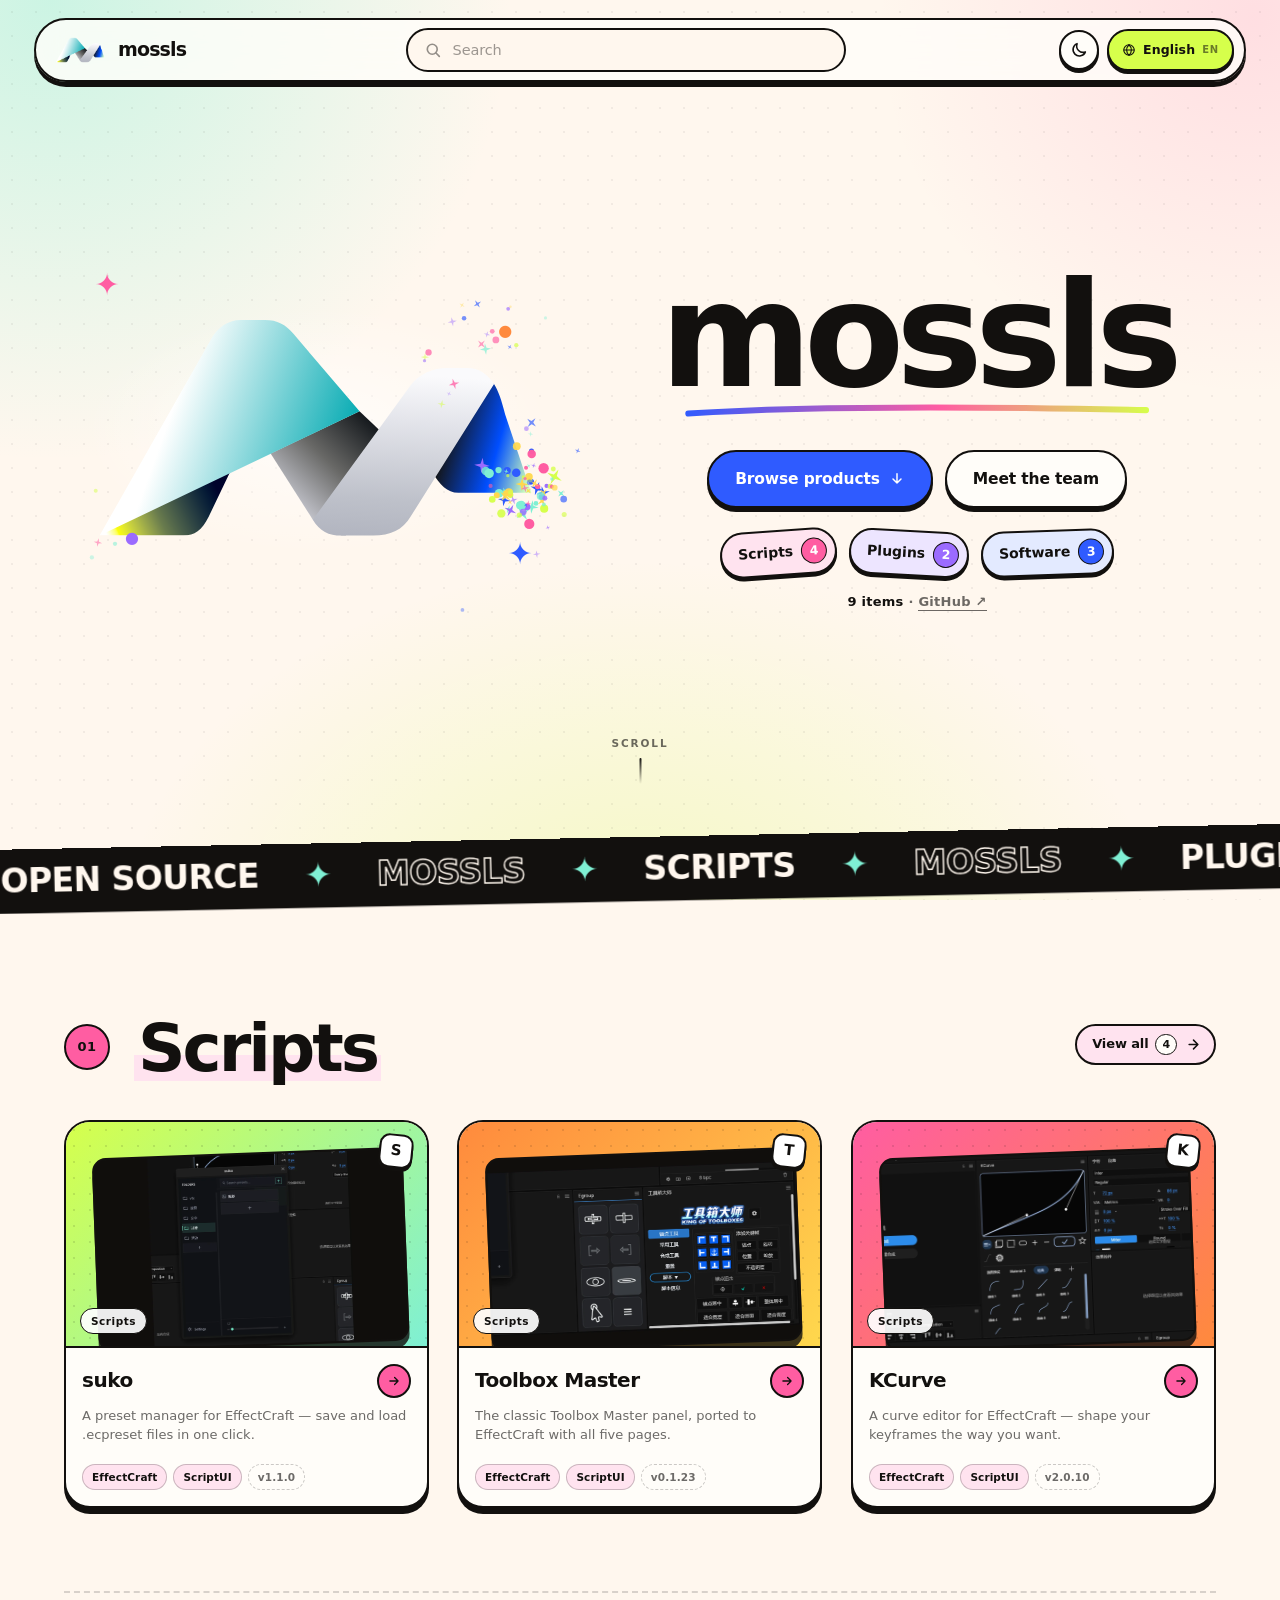
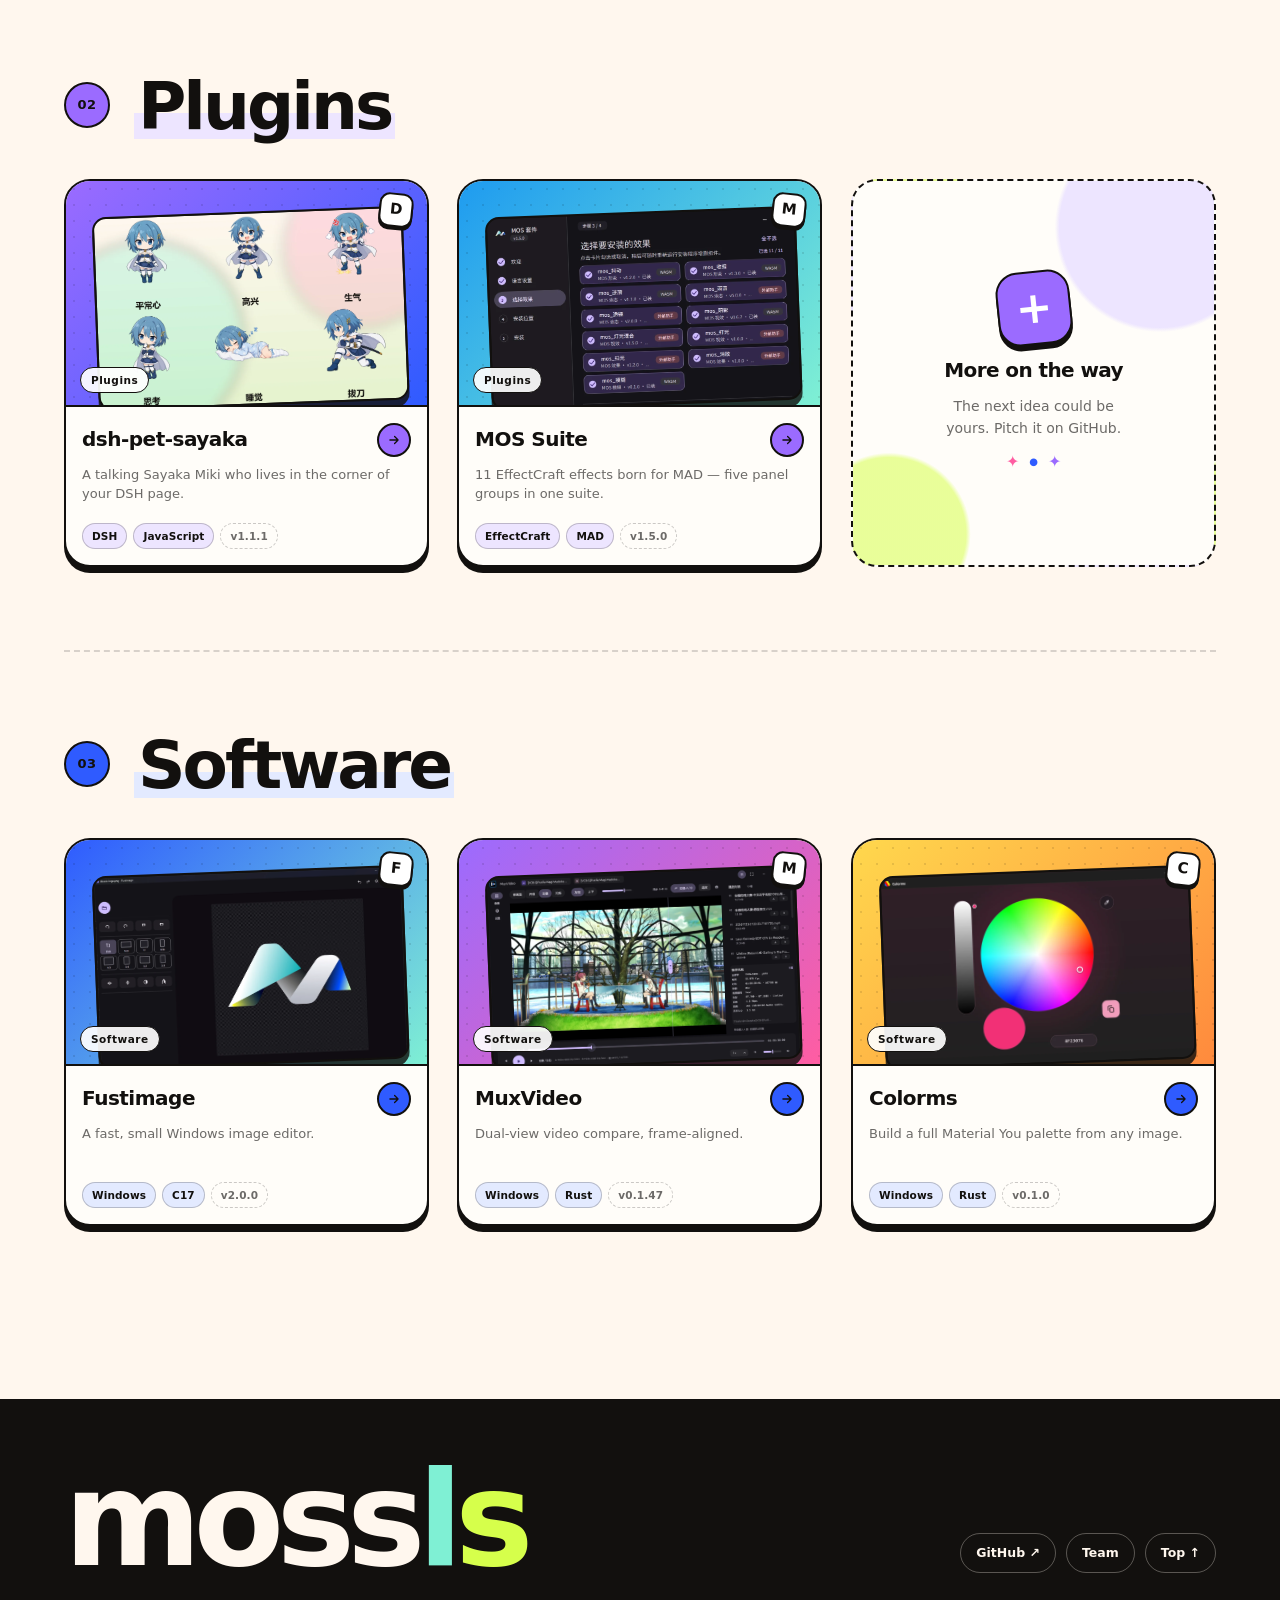
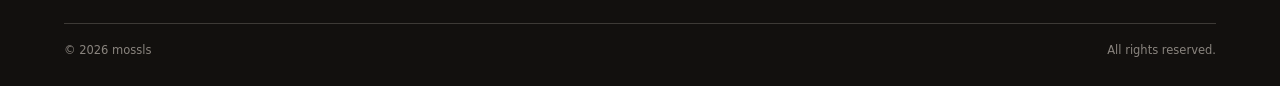
<file: index.html>
<!DOCTYPE html>
<html lang="zh" dir="ltr">
<head>
<meta charset="utf-8">
<meta name="viewport" content="width=device-width, initial-scale=1">
<title>mossls — 小而好用的开源工具</title>
<meta name="description" content="mossls 的开源工具集合：脚本、插件、软件。全部公开在 GitHub。">
<meta name="theme-color" content="#fff7ee">
<meta name="color-scheme" content="light dark">
<meta property="og:type" content="website">
<meta property="og:title" content="mossls">
<meta property="og:description" content="Small tools, made together.">
<link rel="icon" type="image/png" href="assets/favicon.png">
<link rel="apple-touch-icon" href="assets/app-icon.png">
<link rel="stylesheet" href="css/style.css">
<script>(function(){var r=document.documentElement;r.classList.add('js');try{var t=localStorage.getItem('mossls.theme');if(t!=='dark'&&t!=='light')t=matchMedia('(prefers-color-scheme: dark)').matches?'dark':'light';r.dataset.theme=t;var m=document.querySelector('meta[name="theme-color"]');if(m)m.content=t==='dark'?'#111116':'#fff7ee';}catch(e){}})();</script>
</head>
<body data-page="home">
<a class="skip" href="#main" data-i18n="a11y.skip">跳到主要内容</a>

<div class="nav-shell">
  <header class="nav site-header hero-in" style="--hd:.25s">
    <a class="brand" href="team.html">
      <img class="brand__logo" src="assets/logo-mark.png" alt="mossls" width="720" height="326">
      <span class="brand__text"><strong>mossls</strong></span>
    </a>

    <form class="nav__search" id="navSearch" role="search" action="all.html" method="get" autocomplete="off">
      <svg class="nav__searchico" viewBox="0 0 24 24" fill="none" stroke="currentColor" stroke-width="2.2" stroke-linecap="round" aria-hidden="true"><circle cx="11" cy="11" r="6.6"/><path d="M16 16l4.4 4.4"/></svg>
      <input class="nav__searchinput" id="navQ" type="search" name="q" enterkeyhint="search" autocomplete="off" spellcheck="false" aria-label="Search" data-i18n-placeholder="search.placeholder" data-i18n-aria="search.label">
    </form>

    <div class="nav__tools">
      <button class="theme-btn" id="themeBtn" type="button" aria-label="切换暗夜模式" data-i18n-aria="nav.theme">
        <svg class="theme-btn__ico theme-btn__ico--sun" viewBox="0 0 24 24" fill="none" stroke="currentColor" stroke-width="2.1" stroke-linecap="round" stroke-linejoin="round" aria-hidden="true"><circle cx="12" cy="12" r="4.2"/><path d="M12 2.5v2.2M12 19.3v2.2M4.9 4.9l1.6 1.6M17.5 17.5l1.6 1.6M2.5 12h2.2M19.3 12h2.2M4.9 19.1l1.6-1.6M17.5 6.5l1.6-1.6"/></svg>
        <svg class="theme-btn__ico theme-btn__ico--moon" viewBox="0 0 24 24" fill="none" stroke="currentColor" stroke-width="2.1" stroke-linecap="round" stroke-linejoin="round" aria-hidden="true"><path d="M20.5 14.5A8.5 8.5 0 0 1 9.5 3.5a8.5 8.5 0 1 0 11 11z"/></svg>
      </button>

      <div class="lang" id="lang">
        <button class="lang__btn" id="langBtn" type="button" aria-expanded="false" aria-haspopup="listbox" data-i18n-aria="nav.language">
          <svg class="lang__globe" viewBox="0 0 20 20" fill="none" stroke="currentColor" stroke-width="1.6" aria-hidden="true"><circle cx="10" cy="10" r="7.5"/><path d="M2.5 10h15M10 2.5c2.2 2.1 3.4 4.7 3.4 7.5S12.2 15.4 10 17.5C7.8 15.4 6.6 12.8 6.6 10S7.8 4.6 10 2.5z"/></svg>
          <span id="langCurrent">中文</span>
          <span class="lang__code" id="langCode">ZH</span>
        </button>
        <ul class="lang__menu" id="langMenu" role="listbox"></ul>
      </div>
    </div>
  </header>
</div>

<main id="main">
  <section class="hero">
    <div class="hero__mark">
      <div class="logo-stage" id="logoStage" role="button" tabindex="0" aria-label="mossls — 点击重播 Logo 动画" data-i18n-aria="hero.logoReplay">
        <canvas class="logo-particles" id="logoParticles" aria-hidden="true"></canvas>
        <svg class="logo3d" id="logoSvg" viewBox="20 225 1040 590" role="img" aria-label="mossls">
          <defs>
            <!-- outlines of the five folds, taken verbatim from assets/logo.svg; used only to keep the light inside the logo -->
            <clipPath id="logoShape">
            <path d="M92.699 734.672 L263.989 734.672 C286.235 734.672 301.807 723.491 315.154 696.658 L365.973 590.624 C365.973 590.624 196.857 670.253 118.254 718.523 C109.667 723.796 92.699 734.672 92.699 734.672 Z"/>
            <polygon points="707.291,560.072 595.547,734.672 586.235,734.672 528.035,702.08 441.899,567.056 623.43,480.858"/>
            <path d="M771.725 605.519 L897.437 423.935 C906.749 437.903 913.733 458.855 920.717 486.791 L974.261 647.423 L825.269 647.423 C801.989 647.423 788.021 631.127 771.725 605.519 Z"/>
            <path d="M92.699 734.672 L318.515 336.584 C332.483 310.976 353.435 294.68 381.371 294.68 L430.259 294.68 C455.867 294.68 472.163 303.992 488.459 322.616 L623.483 480.92 Z"/>
            <path d="M528.035 702.08 L728.243 427.376 C746.867 404.096 772.475 392.456 802.739 392.456 L842.315 392.456 C867.923 392.456 884.219 404.096 898.187 425.048 L728.243 695.096 C711.947 723.032 686.339 734.672 651.419 734.672 L586.235 734.672 C560.627 734.672 542.003 725.36 528.035 702.08 Z"/>
            </clipPath>
            <mask id="logoRevealMask" maskUnits="userSpaceOnUse" x="0" y="0" width="1080" height="1080">
              <rect x="0" y="0" width="1080" height="1080" fill="#000"/>
              <path id="logoRevealPath"
                d="M95 732 L265 690 L355 344 Q405 276 462 342 L592 686 Q626 724 658 676 L788 436 Q840 382 882 448 L964 652"
                fill="none" stroke="#fff" stroke-width="360" stroke-linecap="round" stroke-linejoin="round"/>
            </mask>
            <linearGradient id="logoTraceGrad" x1="100" y1="700" x2="960" y2="420" gradientUnits="userSpaceOnUse">
              <stop offset="0" stop-color="#d6ff4b"/>
              <stop offset=".35" stop-color="#7ff0d4"/>
              <stop offset=".7" stop-color="#2f5bff"/>
              <stop offset="1" stop-color="#ff5da2"/>
            </linearGradient>
            <filter id="traceGlow" x="-25%" y="-25%" width="150%" height="150%">
              <feGaussianBlur stdDeviation="12" result="blur"/>
              <feMerge>
                <feMergeNode in="blur"/>
                <feMergeNode in="SourceGraphic"/>
              </feMerge>
            </filter>
            <linearGradient id="sheenGrad" x1="0" y1="0" x2="1" y2="0">
              <stop offset="0" stop-color="#e6fffb" stop-opacity="0"/>
              <stop offset=".38" stop-color="#e6fffb" stop-opacity="0"/>
              <stop offset=".5" stop-color="#f4fffe" stop-opacity=".62"/>
              <stop offset=".62" stop-color="#e6fffb" stop-opacity="0"/>
              <stop offset="1" stop-color="#e6fffb" stop-opacity="0"/>
            </linearGradient>
          </defs>
          <g id="logoArtGroup" class="logo3d__art" mask="url(#logoRevealMask)">
            <image href="assets/logo.svg" x="0" y="0" width="1080" height="1080"/>
            <g class="sheen-layer" clip-path="url(#logoShape)" aria-hidden="true">
              <g transform="rotate(16 540 540)">
                <rect class="sheen" x="-330" y="-240" width="260" height="1560" fill="url(#sheenGrad)"/>
              </g>
            </g>
          </g>
          <path id="logoTracePath" class="logo3d__trace"
            d="M110 730 L345 344 Q405 276 462 342 L592 686 Q626 724 658 676 L788 436 Q840 382 882 448 L954 646"
            fill="none" stroke="url(#logoTraceGrad)" stroke-width="18" stroke-linecap="round" stroke-linejoin="round" filter="url(#traceGlow)" aria-hidden="true"/>
        </svg>
      </div>
      <span class="spark spark--a" aria-hidden="true">✦</span>
      <span class="spark spark--b" aria-hidden="true">✦</span>
      <span class="spark spark--c" aria-hidden="true">●</span>
      <span class="spark spark--d" aria-hidden="true">●</span>
    </div>

    <div class="hero__copy">
      <div class="wordmark-wrap">
        <h1 class="wordmark" dir="ltr" aria-label="mossls"><span style="--i:0">m</span><span style="--i:1">o</span><span style="--i:2">s</span><span style="--i:3">s</span><span style="--i:4">l</span><span style="--i:5">s</span></h1>
        <svg class="wordmark__rule" viewBox="0 0 540 18" fill="none" aria-hidden="true">
          <defs>
            <linearGradient id="ruleGrad" x1="0" y1="0" x2="540" y2="0" gradientUnits="userSpaceOnUse">
              <stop offset="0" stop-color="#2f5bff"/><stop offset=".55" stop-color="#ff5da2"/><stop offset="1" stop-color="#d6ff4b"/>
            </linearGradient>
          </defs>
          <path d="M5 12c110-7 300-9 530-4" stroke="url(#ruleGrad)" stroke-width="7" stroke-linecap="round" pathLength="1"/>
        </svg>
      </div>
      <div class="hero__actions hero-in" style="--hd:1.02s">
        <a class="btn btn--primary" href="#sections"><span data-i18n="hero.cta">看看产品</span><svg class="btn__ico" viewBox="0 0 24 24" fill="none" stroke="currentColor" stroke-width="2.2" stroke-linecap="round" stroke-linejoin="round" aria-hidden="true"><path d="M12 4v14M6 12l6 6 6-6"/></svg></a>
        <a class="btn" href="team.html" data-i18n="hero.team">认识我们</a>
      </div>
      <div class="hero__chips hero-in" id="heroChips" style="--hd:1.08s"></div>
      <p class="hero__meta hero-in" id="heroMeta" style="--hd:1.12s"></p>
    </div>

    <a class="hero__scroll" href="#sections"><span data-i18n="hero.scroll">向下滚动</span><span class="hero__scrollline"></span></a>
  </section>

  <div class="marquee-wrap" aria-hidden="true">
    <div class="marquee"><div class="marquee__track" id="marquee"></div></div>
  </div>

  <div class="sections" id="sections"></div>
</main>

<footer class="footer">
  <div class="footer__top">
    <div>
      <p class="footer__big"><span>moss</span><span class="footer__big__mint">l</span><span class="footer__big__lime">s</span></p>
    </div>
    <div class="footer__links">
      <a href="https://github.com/KOGGUA-EDIT" target="_blank" rel="noopener">GitHub ↗</a>
      <a href="team.html" data-i18n="nav.team">团队</a>
      <a href="#main">Top ↑</a>
    </div>
  </div>
  <div class="footer__bottom">
    <span>© <span id="year"></span> mossls</span>
    <span data-i18n="footer.rights">保留所有权利。</span>
  </div>
</footer>

<script src="js/i18n.js"></script>
<script src="js/data.js"></script>
<script src="js/main.js"></script>
</body>
</html>
</file>
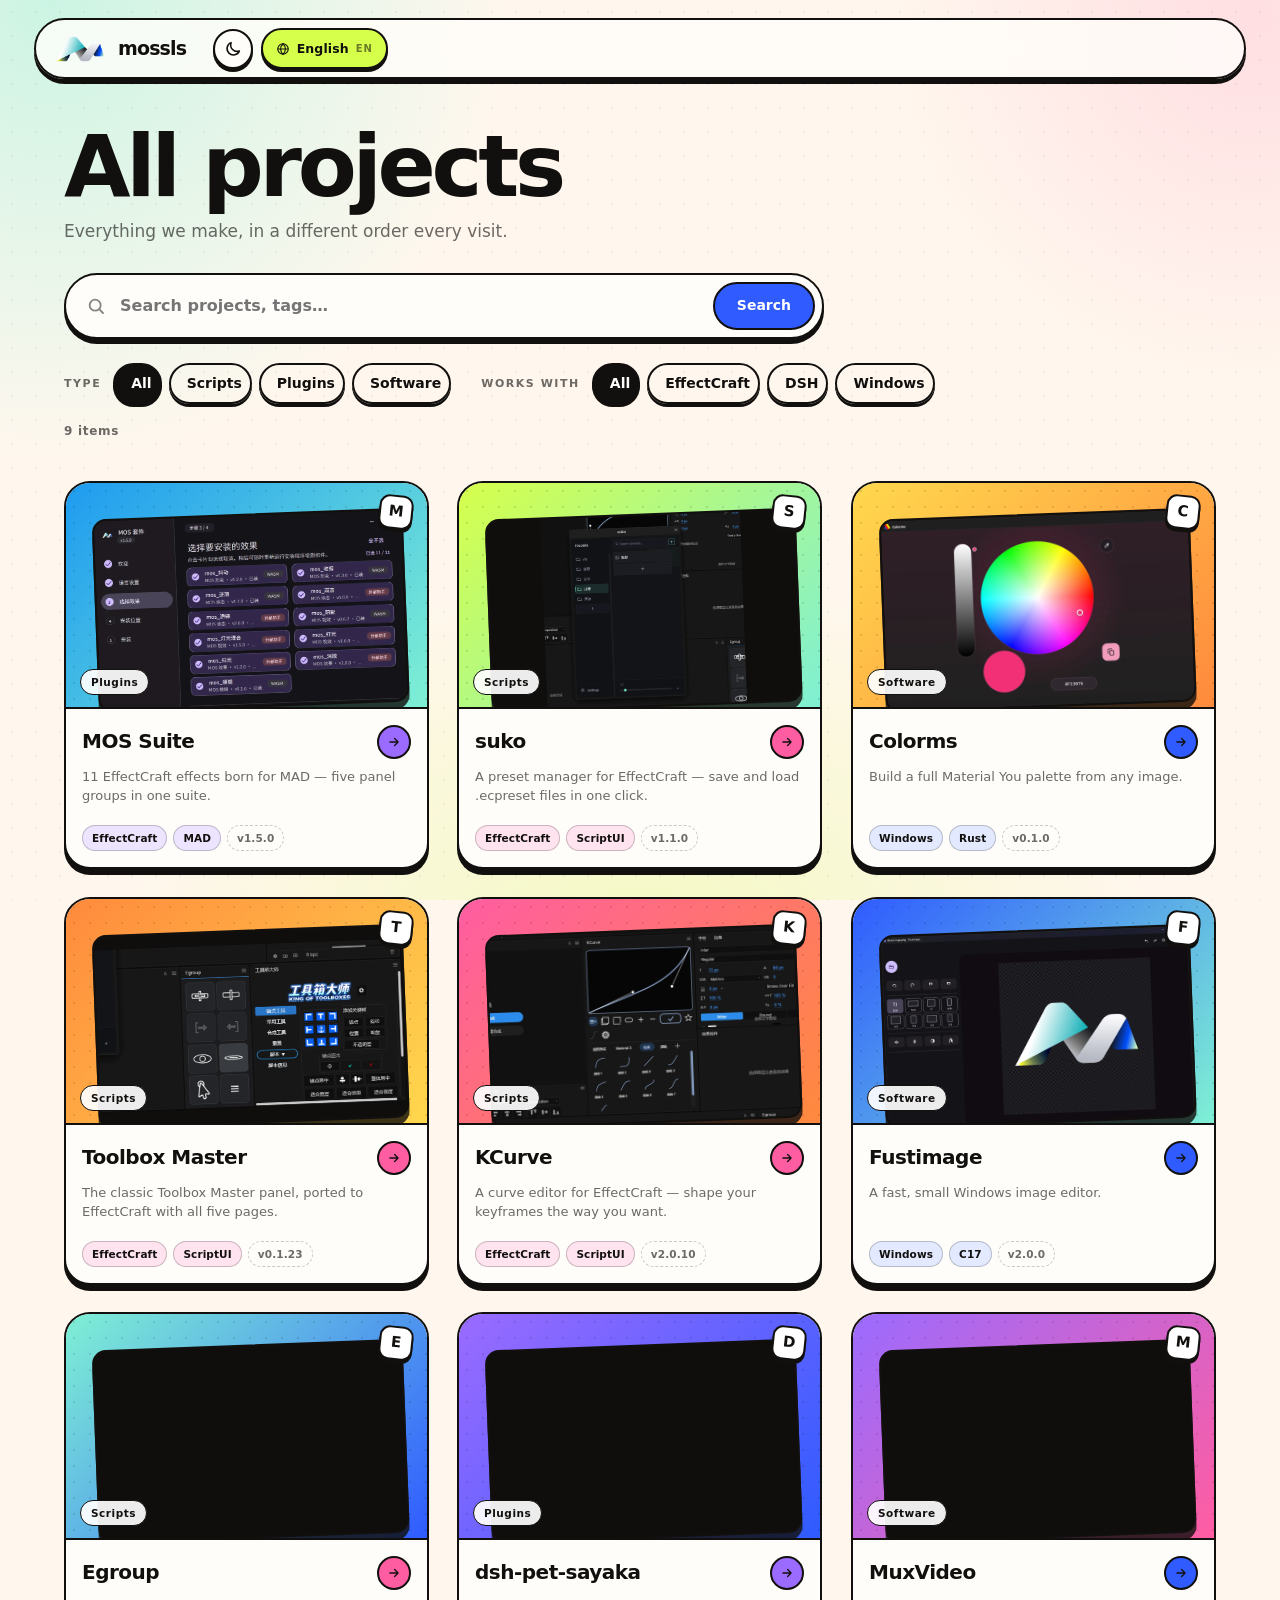
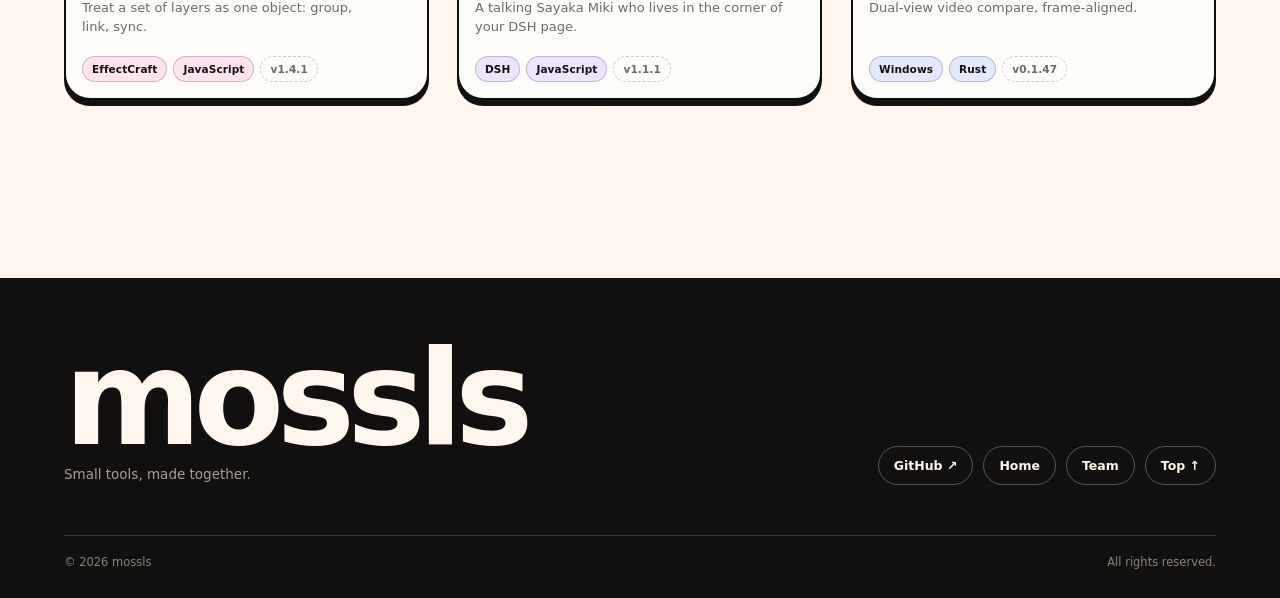
<file: all.html>
<!DOCTYPE html>
<html lang="zh" dir="ltr">
<head>
<meta charset="utf-8">
<meta name="viewport" content="width=device-width, initial-scale=1">
<title>mossls — 全部项目</title>
<meta name="description" content="mossls 的全部项目，可按类型、适用软件筛选。">
<meta name="theme-color" content="#fff7ee">
<meta name="color-scheme" content="light dark">
<link rel="icon" type="image/png" href="assets/favicon.png">
<link rel="apple-touch-icon" href="assets/app-icon.png">
<link rel="stylesheet" href="css/style.css">
<script>(function(){var r=document.documentElement;r.classList.add('js');try{var t=localStorage.getItem('mossls.theme');if(t!=='dark'&&t!=='light')t=matchMedia('(prefers-color-scheme: dark)').matches?'dark':'light';r.dataset.theme=t;var m=document.querySelector('meta[name="theme-color"]');if(m)m.content=t==='dark'?'#111116':'#fff7ee';}catch(e){}})();</script>
</head>
<body data-page="all">
<a class="skip" href="#main" data-i18n="a11y.skip">跳到主要内容</a>

<div class="nav-shell">
  <header class="nav site-header">
    <a class="brand" href="index.html">
      <img class="brand__logo" src="assets/logo-mark.png" alt="mossls" width="720" height="409">
      <span class="brand__text"><strong>mossls</strong></span>
    </a>

    <form class="nav__search" id="navSearch" role="search" action="all.html" method="get" autocomplete="off">
      <svg class="nav__searchico" viewBox="0 0 24 24" fill="none" stroke="currentColor" stroke-width="2.2" stroke-linecap="round" aria-hidden="true"><circle cx="11" cy="11" r="6.6"/><path d="M16 16l4.4 4.4"/></svg>
      <input class="nav__searchinput" id="navQ" type="search" name="q" enterkeyhint="search" autocomplete="off" spellcheck="false" aria-label="Search" data-i18n-placeholder="search.placeholder" data-i18n-aria="search.label">
    </form>

    <div class="nav__tools">
      <button class="theme-btn" id="themeBtn" type="button" aria-label="切换暗夜模式" data-i18n-aria="nav.theme">
        <svg class="theme-btn__ico theme-btn__ico--sun" viewBox="0 0 24 24" fill="none" stroke="currentColor" stroke-width="2.1" stroke-linecap="round" stroke-linejoin="round" aria-hidden="true"><circle cx="12" cy="12" r="4.2"/><path d="M12 2.5v2.2M12 19.3v2.2M4.9 4.9l1.6 1.6M17.5 17.5l1.6 1.6M2.5 12h2.2M19.3 12h2.2M4.9 19.1l1.6-1.6M17.5 6.5l1.6-1.6"/></svg>
        <svg class="theme-btn__ico theme-btn__ico--moon" viewBox="0 0 24 24" fill="none" stroke="currentColor" stroke-width="2.1" stroke-linecap="round" stroke-linejoin="round" aria-hidden="true"><path d="M20.5 14.5A8.5 8.5 0 0 1 9.5 3.5a8.5 8.5 0 1 0 11 11z"/></svg>
      </button>

      <div class="lang" id="lang">
        <button class="lang__btn" id="langBtn" type="button" aria-expanded="false" aria-haspopup="listbox" data-i18n-aria="nav.language">
          <svg class="lang__globe" viewBox="0 0 20 20" fill="none" stroke="currentColor" stroke-width="1.6" aria-hidden="true"><circle cx="10" cy="10" r="7.5"/><path d="M2.5 10h15M10 2.5c2.2 2.1 3.4 4.7 3.4 7.5S12.2 15.4 10 17.5C7.8 15.4 6.6 12.8 6.6 10S7.8 4.6 10 2.5z"/></svg>
          <span id="langCurrent">中文</span>
          <span class="lang__code" id="langCode">ZH</span>
        </button>
        <ul class="lang__menu" id="langMenu" role="listbox"></ul>
      </div>
    </div>
  </header>
</div>

<main class="page page-all" id="main">
  <header class="all-head">
    <h1 class="all-head__title" data-i18n="all.title">全部项目</h1>
    <p class="all-head__sub" data-i18n="all.sub">全部都在这里，每次打开顺序都不一样。</p>

    <form class="all-search" id="allSearch" role="search" autocomplete="off">
      <svg class="all-search__ico" viewBox="0 0 24 24" fill="none" stroke="currentColor" stroke-width="2.2" stroke-linecap="round" aria-hidden="true"><circle cx="11" cy="11" r="6.6"/><path d="M16 16l4.4 4.4"/></svg>
      <input class="all-search__input" id="allQ" type="search" autocomplete="off" spellcheck="false" aria-label="Search" data-i18n-placeholder="search.all" data-i18n-aria="search.label">
      <button class="all-search__go" type="submit" data-i18n="search.go">搜索</button>
    </form>

    <div class="all-facets" id="allFacets"></div>
    <p class="all-count" id="allCount"></p>
  </header>

  <div class="grid grid--all" id="allGrid"></div>
  <p class="all-empty" id="allEmpty" hidden data-i18n="search.empty">没有找到相关项目。</p>
</main>

<footer class="footer">
  <div class="footer__top">
    <div>
      <p class="footer__big">mossls</p>
      <p class="footer__tag" data-i18n="footer.tagline">小而好用的工具，一起做。</p>
    </div>
    <div class="footer__links">
      <a href="https://github.com/KOGGUA-EDIT" target="_blank" rel="noopener">GitHub ↗</a>
      <a href="index.html" data-i18n="nav.home">首页</a>
      <a href="team.html" data-i18n="nav.team">团队</a>
      <a href="#main">Top ↑</a>
    </div>
  </div>
  <div class="footer__bottom">
    <span>© <span id="year"></span> mossls</span>
    <span data-i18n="footer.rights">保留所有权利。</span>
  </div>
</footer>

<script src="js/i18n.js"></script>
<script src="js/data.js"></script>
<script src="js/main.js"></script>
</body>
</html>
</file>
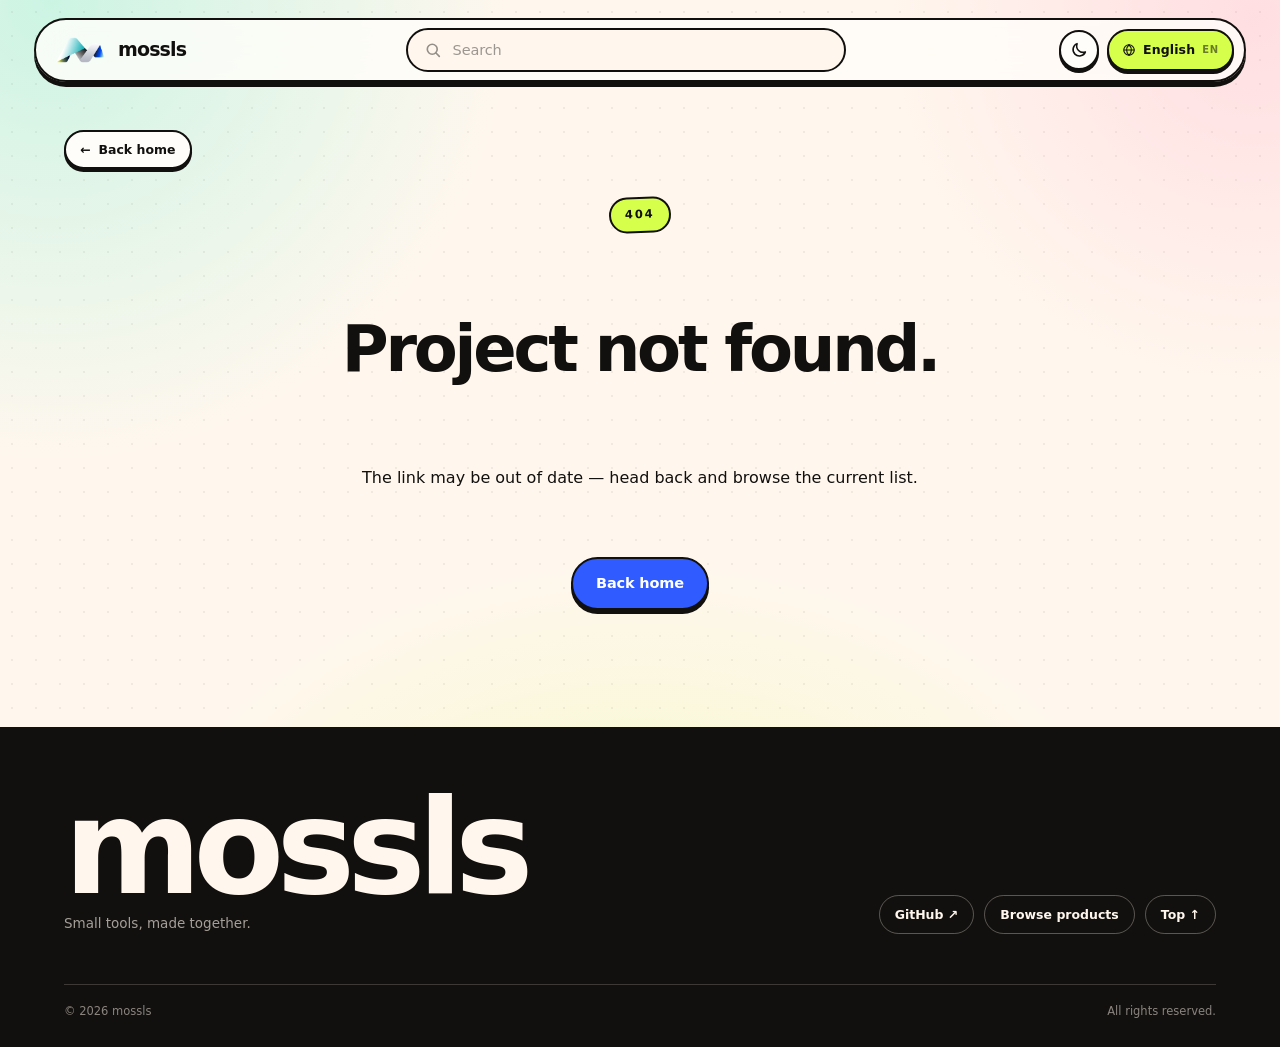
<file: product.html>
<!DOCTYPE html>
<html lang="zh" dir="ltr">
<head>
<meta charset="utf-8">
<meta name="viewport" content="width=device-width, initial-scale=1">
<title>mossls — 项目</title>
<meta name="description" content="mossls 开源项目介绍与下载。">
<meta name="theme-color" content="#fff7ee">
<meta name="color-scheme" content="light dark">
<link rel="icon" type="image/png" href="assets/favicon.png">
<link rel="apple-touch-icon" href="assets/app-icon.png">
<link rel="stylesheet" href="css/style.css">
<script>(function(){var r=document.documentElement;r.classList.add('js');try{var t=localStorage.getItem('mossls.theme');if(t!=='dark'&&t!=='light')t=matchMedia('(prefers-color-scheme: dark)').matches?'dark':'light';r.dataset.theme=t;var m=document.querySelector('meta[name="theme-color"]');if(m)m.content=t==='dark'?'#111116':'#fff7ee';}catch(e){}})();</script>
</head>
<body data-page="product">
<a class="skip" href="#main" data-i18n="a11y.skip">跳到主要内容</a>

<div class="nav-shell">
  <header class="nav site-header">
    <a class="brand" href="team.html">
      <img class="brand__logo" src="assets/logo-mark.png" alt="mossls" width="720" height="409">
      <span class="brand__text"><strong>mossls</strong></span>
    </a>

    <form class="nav__search" id="navSearch" role="search" action="all.html" method="get" autocomplete="off">
      <svg class="nav__searchico" viewBox="0 0 24 24" fill="none" stroke="currentColor" stroke-width="2.2" stroke-linecap="round" aria-hidden="true"><circle cx="11" cy="11" r="6.6"/><path d="M16 16l4.4 4.4"/></svg>
      <input class="nav__searchinput" id="navQ" type="search" name="q" enterkeyhint="search" autocomplete="off" spellcheck="false" aria-label="Search" data-i18n-placeholder="search.placeholder" data-i18n-aria="search.label">
    </form>

    <div class="nav__tools">
      <button class="theme-btn" id="themeBtn" type="button" aria-label="切换暗夜模式" data-i18n-aria="nav.theme">
        <svg class="theme-btn__ico theme-btn__ico--sun" viewBox="0 0 24 24" fill="none" stroke="currentColor" stroke-width="2.1" stroke-linecap="round" stroke-linejoin="round" aria-hidden="true"><circle cx="12" cy="12" r="4.2"/><path d="M12 2.5v2.2M12 19.3v2.2M4.9 4.9l1.6 1.6M17.5 17.5l1.6 1.6M2.5 12h2.2M19.3 12h2.2M4.9 19.1l1.6-1.6M17.5 6.5l1.6-1.6"/></svg>
        <svg class="theme-btn__ico theme-btn__ico--moon" viewBox="0 0 24 24" fill="none" stroke="currentColor" stroke-width="2.1" stroke-linecap="round" stroke-linejoin="round" aria-hidden="true"><path d="M20.5 14.5A8.5 8.5 0 0 1 9.5 3.5a8.5 8.5 0 1 0 11 11z"/></svg>
      </button>

      <div class="lang" id="lang">
        <button class="lang__btn" id="langBtn" type="button" aria-expanded="false" aria-haspopup="listbox" data-i18n-aria="nav.language">
          <svg class="lang__globe" viewBox="0 0 20 20" fill="none" stroke="currentColor" stroke-width="1.6" aria-hidden="true"><circle cx="10" cy="10" r="7.5"/><path d="M2.5 10h15M10 2.5c2.2 2.1 3.4 4.7 3.4 7.5S12.2 15.4 10 17.5C7.8 15.4 6.6 12.8 6.6 10S7.8 4.6 10 2.5z"/></svg>
          <span id="langCurrent">中文</span>
          <span class="lang__code" id="langCode">ZH</span>
        </button>
        <ul class="lang__menu" id="langMenu" role="listbox"></ul>
      </div>
    </div>
  </header>
</div>

<main class="page" id="main">
  <a class="back" href="index.html">← <span data-i18n="common.back">返回首页</span></a>
  <div id="productRoot"></div>
</main>

<footer class="footer">
  <div class="footer__top">
    <div>
      <p class="footer__big">mossls</p>
      <p class="footer__tag" data-i18n="footer.tagline">小而好用的工具，一起做。</p>
    </div>
    <div class="footer__links">
      <a href="https://github.com/KOGGUA-EDIT" target="_blank" rel="noopener">GitHub ↗</a>
      <a href="index.html" data-i18n="hero.cta">看看产品</a>
      <a href="#main">Top ↑</a>
    </div>
  </div>
  <div class="footer__bottom">
    <span>© <span id="year"></span> mossls</span>
    <span data-i18n="footer.rights">保留所有权利。</span>
  </div>
</footer>

<script src="js/i18n.js"></script>
<script src="js/data.js"></script>
<script src="js/main.js"></script>
</body>
</html>
</file>
<file: css/style.css>
/* =========================================================
   mossls — dopamine editorial
   ========================================================= */

:root {
  color-scheme: light;
  --ink: #12100e;
  --ink-soft: rgba(18, 16, 14, .62);
  --line: rgba(18, 16, 14, .16);
  --paper: #fff7ee;
  --paper-2: #fffdf9;
  --blue: #2f5bff;
  --mint: #7ff0d4;
  --pink: #ff5da2;
  --lime: #d6ff4b;
  --yellow: #ffd84d;
  --orange: #ff8a3d;
  --violet: #9b6bff;
  --radius: 26px;
  --shadow: 0 6px 0 var(--ink);
  --shadow-lift: 9px 11px 0 var(--ink);
  --ease: cubic-bezier(.16, 1, .3, 1);
  --font-ui: "Segoe UI Variable Text", "Segoe UI", system-ui, -apple-system,
    "PingFang SC", "Hiragino Sans GB", "Microsoft YaHei", sans-serif;
  --font-display: "Segoe UI Variable Display", "Segoe UI", system-ui, -apple-system,
    "PingFang SC", "Hiragino Sans GB", "Microsoft YaHei", sans-serif;
}

/* ---------- base ---------- */

*, *::before, *::after { box-sizing: border-box; }

html {
  overflow-x: clip;
  scroll-behavior: smooth;
  scroll-padding-block-start: 110px;
  -webkit-text-size-adjust: 100%;
}
body {
  margin: 0;
  color: var(--ink);
  font-family: var(--font-ui);
  line-height: 1.55;
  background-color: var(--paper);
  background-image:
    radial-gradient(rgba(18, 16, 14, .055) 1px, transparent 1px),
    radial-gradient(58vw 58vw at 4% 0%, rgba(127, 240, 212, .40), transparent 62%),
    radial-gradient(46vw 46vw at 98% 2%, rgba(255, 93, 162, .16), transparent 64%),
    radial-gradient(64vw 48vw at 50% 106%, rgba(214, 255, 75, .28), transparent 64%);
  background-size: 24px 24px, auto, auto, auto;
  background-attachment: fixed;
  overflow-x: hidden;
  -webkit-font-smoothing: antialiased;
  text-rendering: optimizeLegibility;
}

h1, h2, h3, p { margin: 0; }
ul { margin: 0; padding: 0; list-style: none; }
a { color: inherit; text-decoration: none; }
img, svg { display: block; max-width: 100%; }
button { font: inherit; color: inherit; background: none; border: 0; cursor: pointer; }

:focus-visible {
  outline: 3px solid var(--blue);
  outline-offset: 3px;
  border-radius: 8px;
}

::selection { background: var(--lime); color: var(--ink); }

.skip {
  position: fixed;
  inset-block-start: -100px;
  inset-inline-start: 16px;
  z-index: 200;
  padding: 12px 18px;
  border: 2px solid var(--ink);
  border-radius: 999px;
  background: var(--lime);
  font-weight: 700;
  transition: inset-block-start .2s;
}
.skip:focus { inset-block-start: 16px; }

/* ---------- nav ---------- */

.nav-shell {
  position: sticky;
  inset-block-start: 0;
  z-index: 90;
  padding: clamp(10px, 1.6vw, 18px) clamp(12px, 3.4vw, 34px);
}

.nav {
  position: relative;
  display: flex;
  align-items: center;
  gap: clamp(10px, 1.6vw, 22px);
  max-width: 1480px;
  margin: 0 auto;
  padding: 8px 10px 8px 14px;
  border: 2px solid var(--ink);
  border-radius: 999px;
  background: rgba(255, 253, 249, .84);
  backdrop-filter: blur(18px) saturate(1.5);
  -webkit-backdrop-filter: blur(18px) saturate(1.5);
  box-shadow: 0 5px 0 var(--ink);
}

.brand {
  display: flex;
  align-items: center;
  gap: 10px;
  flex: none;
  padding: 2px 6px 2px 2px;
  border-radius: 999px;
}
.brand__logo { width: 56px; height: auto; }
.brand__text { display: flex; flex-direction: column; line-height: 1.02; }
.brand__text strong {
  font-size: 19px;
  font-weight: 800;
  letter-spacing: -.045em;
}
.brand__text small {
  font-size: 9.5px;
  font-weight: 700;
  letter-spacing: .2em;
  text-transform: uppercase;
  color: var(--ink-soft);
}

.nav__search {
  position: relative;
  display: flex;
  align-items: center;
  gap: 9px;
  flex: 1 1 200px;
  min-width: 0;
  max-width: 440px;
  margin-inline: auto;
  height: 44px;
  padding-inline: 16px;
  border: 2px solid var(--ink);
  border-radius: 999px;
  background: var(--paper);
  transition: box-shadow .18s var(--ease), transform .18s var(--ease);
}
.nav__search:focus-within { box-shadow: 0 0 0 4px rgba(47, 91, 255, .16); }

.nav__searchico { flex: none; width: 18px; height: 18px; opacity: .45; }

.nav__searchinput {
  flex: 1 1 0;
  width: 0;
  min-width: 0;
  height: 100%;
  border: 0;
  background: none;
  font: inherit;
  font-size: 14.5px;
  font-weight: 650;
  letter-spacing: -.01em;
  color: var(--ink);
}
.nav__searchinput::placeholder { color: rgba(18, 16, 14, .42); font-weight: 500; }
.nav__searchinput:focus { outline: none; }
.nav__searchinput::-webkit-search-cancel-button,
.nav__searchinput::-webkit-search-decoration { -webkit-appearance: none; appearance: none; }

.nav__menu {
  display: flex;
  align-items: center;
  gap: 2px;
  margin-inline-start: auto;
}

.navitem { position: relative; }

.navitem__btn {
  display: flex;
  align-items: center;
  gap: 7px;
  padding: 10px 14px;
  border-radius: 999px;
  font-size: 14.5px;
  font-weight: 700;
  letter-spacing: -.01em;
  transition: background .18s, color .18s;
}
.navitem__btn:hover { background: rgba(18, 16, 14, .06); }
.navitem.is-open .navitem__btn { background: var(--ink); color: var(--paper); }

.chev { width: 11px; height: 11px; transition: transform .28s var(--ease); }
.navitem:hover .chev,
.navitem.is-open .chev { transform: rotate(180deg); }

.navitem__panel {
  position: absolute;
  inset-block-start: calc(100% + 15px);
  inset-inline-end: 0;
  width: min(336px, 82vw);
  padding: 8px;
  border: 2px solid var(--ink);
  border-radius: 22px;
  background: var(--paper-2);
  box-shadow: 0 7px 0 rgba(18, 16, 14, .9);
  opacity: 0;
  visibility: hidden;
  transform: translateY(10px) scale(.985);
  transform-origin: top;
  transition: opacity .2s, transform .26s var(--ease), visibility .2s;
  z-index: 5;
}
.navitem:hover .navitem__panel,
.navitem:focus-within .navitem__panel,
.navitem.is-open .navitem__panel {
  opacity: 1;
  visibility: visible;
  transform: none;
}

.pitem {
  display: flex;
  gap: 12px;
  align-items: flex-start;
  padding: 10px 12px;
  border-radius: 15px;
  transition: background .18s, transform .18s;
}
.pitem:hover { background: rgba(18, 16, 14, .055); transform: translateX(2px); }
.pitem__dot {
  flex: none;
  width: 11px;
  height: 11px;
  margin-block-start: 6px;
  border: 1.5px solid var(--ink);
  border-radius: 50%;
}
.pitem__name {
  display: block;
  font-size: 14.5px;
  font-weight: 800;
  letter-spacing: -.015em;
}
.pitem__desc {
  display: block;
  margin-block-start: 1px;
  font-size: 12.5px;
  line-height: 1.35;
  color: var(--ink-soft);
}
.pitem__more {
  display: block;
  margin: 6px 6px 2px;
  padding: 8px 10px;
  border-radius: 12px;
  font-size: 12.5px;
  font-weight: 700;
  color: var(--ink-soft);
  text-align: center;
}
.pitem__more:hover { background: rgba(18, 16, 14, .05); color: var(--ink); }

/* language */

.lang { position: relative; flex: none; }

.lang__btn {
  display: flex;
  align-items: center;
  gap: 7px;
  padding: 9px 13px;
  border: 2px solid var(--ink);
  border-radius: 999px;
  background: var(--lime);
  font-size: 12.5px;
  font-weight: 800;
  letter-spacing: .01em;
  box-shadow: 0 3px 0 var(--ink);
  transition: transform .16s var(--ease), box-shadow .16s;
}
.lang__btn:hover { transform: translate(-1px, -1px); box-shadow: 4px 4px 0 var(--ink); }
.lang__btn:active { transform: translate(1px, 1px); box-shadow: 0 1px 0 var(--ink); }
.lang__globe { width: 14px; height: 14px; }

.lang__menu {
  position: absolute;
  inset-block-start: calc(100% + 14px);
  inset-inline-end: 0;
  width: 190px;
  padding: 6px;
  border: 2px solid var(--ink);
  border-radius: 18px;
  background: var(--paper-2);
  box-shadow: 0 7px 0 rgba(18, 16, 14, .9);
  opacity: 0;
  visibility: hidden;
  transform: translateY(8px);
  transition: opacity .18s, transform .22s var(--ease), visibility .18s;
  z-index: 6;
}
.lang.is-open .lang__menu { opacity: 1; visibility: visible; transform: none; }

.lang__opt {
  display: flex;
  align-items: center;
  justify-content: space-between;
  gap: 10px;
  width: 100%;
  padding: 9px 11px;
  border-radius: 11px;
  font-size: 13.5px;
  font-weight: 650;
  text-align: start;
  transition: background .15s;
}
.lang__opt:hover { background: rgba(18, 16, 14, .06); }
.lang__opt[aria-selected="true"] { background: var(--ink); color: var(--paper); }
.lang__code {
  font-size: 10px;
  font-weight: 800;
  letter-spacing: .08em;
  text-transform: uppercase;
  opacity: .55;
}

.burger {
  display: none;
  width: 44px;
  height: 44px;
  border: 2px solid var(--ink);
  border-radius: 50%;
  background: var(--paper-2);
  flex-direction: column;
  align-items: center;
  justify-content: center;
  gap: 5px;
}
.burger span {
  display: block;
  width: 17px;
  height: 2.5px;
  border-radius: 2px;
  background: var(--ink);
  transition: transform .25s var(--ease), opacity .2s;
}
.burger[aria-expanded="true"] span:first-child { transform: translateY(3.7px) rotate(45deg); }
.burger[aria-expanded="true"] span:last-child { transform: translateY(-3.7px) rotate(-45deg); }

/* ---------- hero ---------- */

.hero {
  position: relative;
  display: grid;
  grid-template-columns: minmax(0, .92fr) minmax(0, 1.08fr);
  align-items: center;
  gap: clamp(16px, 3.5vw, 56px);
  max-width: 1480px;
  margin: 0 auto;
  padding: clamp(18px, 4vw, 54px) clamp(18px, 5vw, 64px) clamp(48px, 7vw, 90px);
  min-height: calc(100svh - 96px);
}

.hero__mark {
  position: relative;
  display: grid;
  place-items: center;
  min-height: clamp(180px, 30vw, 420px);
}

.hero__blob {
  position: absolute;
  width: 74%;
  aspect-ratio: 1.05;
  border-radius: 47% 53% 58% 42% / 48% 44% 56% 52%;
  background: radial-gradient(circle at 32% 26%, #c9fff0 0%, #7ff0d4 46%, #57d9ff 100%);
  opacity: .55;
  filter: blur(1px);
  animation: blobFloat 14s ease-in-out infinite;
}

.hero__glow {
  position: absolute;
  width: 96%;
  aspect-ratio: 1;
  border-radius: 50%;
  background: radial-gradient(circle, rgba(255, 255, 255, .95) 0%, rgba(255, 255, 255, 0) 62%);
}

/* The logo is shown exactly as the source artwork — no coloured plate, no glow. */
.hero__mark::before {
  content: "";
  position: absolute;
  width: min(92%, 660px);
  aspect-ratio: 1.9;
  border-radius: 50%;
  background: radial-gradient(closest-side, rgba(255, 255, 255, .92), rgba(255, 255, 255, 0));
  opacity: .75;
}

@keyframes blobFloat {
  0%, 100% { transform: rotate(-4deg) scale(1); }
  50% { transform: rotate(5deg) scale(1.05); }
}

.logodraw {
  position: relative;
  width: min(100%, 640px);
  height: auto;
  animation: logoSettle .8s var(--ease) 1s both;
}

@keyframes logoSettle {
  0% { transform: translateY(-30px) scale(.965); }
  62% { transform: translateY(5px) scale(1.012); }
  100% { transform: translateY(0) scale(1); }
}

.draw-path {
  stroke-dasharray: 1;
  stroke-dashoffset: 1;
  animation: drawPath 1.35s cubic-bezier(.6, .02, .3, 1) .1s forwards;
}

@keyframes drawPath { to { stroke-dashoffset: 0; } }

.spark {
  position: absolute;
  font-size: clamp(16px, 2.4vw, 30px);
  line-height: 1;
  animation: sparkFloat 6s ease-in-out infinite;
  animation-delay: var(--sd, 0s);
}
.spark--a { inset-block-start: 8%; inset-inline-start: 6%; color: var(--pink); --sd: 0s; }
.spark--b { inset-block-end: 14%; inset-inline-end: 8%; color: var(--blue); --sd: 1.4s; }
.spark--c { inset-block-start: 22%; inset-inline-end: 12%; color: var(--orange); font-size: clamp(10px, 1.4vw, 16px); --sd: .8s; }
.spark--d { inset-block-end: 20%; inset-inline-start: 12%; color: var(--violet); font-size: clamp(10px, 1.4vw, 16px); --sd: 2.1s; }

@keyframes sparkFloat {
  0%, 100% { transform: translateY(0) rotate(0deg) scale(1); }
  50% { transform: translateY(-12px) rotate(14deg) scale(1.12); }
}

.hero__copy { text-align: center; }

.eyebrow {
  display: inline-flex;
  align-items: center;
  gap: 8px;
  padding: 7px 14px;
  border: 2px solid var(--ink);
  border-radius: 999px;
  background: var(--lime);
  font-size: 11.5px;
  font-weight: 800;
  letter-spacing: .16em;
  text-transform: uppercase;
  transform: rotate(-2deg);
}

.wordmark-wrap { position: relative; margin-block: clamp(14px, 2.4vw, 26px) clamp(6px, 1vw, 10px); }

.wordmark {
  display: flex;
  justify-content: center;
  font-family: var(--font-display);
  font-size: clamp(58px, 11.4vw, 172px);
  font-weight: 900;
  line-height: .84;
  letter-spacing: -.055em;
  color: var(--ink);
}
.wordmark span {
  display: inline-block;
  opacity: 0;
  filter: blur(16px);
  transform: translateY(.3em) scale(.94);
  animation: letterIn .85s var(--ease) forwards;
  animation-delay: calc(1.7s + var(--i, 0) * .06s);
}

@keyframes letterIn {
  to { opacity: 1; filter: blur(0); transform: none; }
}

.wordmark__rule {
  width: min(78%, 540px);
  height: 18px;
  margin: 4px auto 0;
  overflow: visible;
}
.wordmark__rule path {
  stroke-dasharray: 1;
  stroke-dashoffset: 1;
  animation: drawPath .9s var(--ease) 2.1s forwards;
}

.hero__tagline {
  margin-block: clamp(10px, 1.6vw, 18px) 0;
  font-size: clamp(17px, 1.9vw, 22px);
  font-weight: 650;
  letter-spacing: -.015em;
  line-height: 1.35;
  text-wrap: balance;
}

.hero__sub {
  max-width: min(100%, 30em);
  margin: 10px auto 0;
  font-size: clamp(13.5px, 1.2vw, 15.5px);
  color: var(--ink-soft);
  text-wrap: pretty;
}

.hero__actions {
  display: flex;
  flex-wrap: wrap;
  justify-content: center;
  gap: 12px;
  margin-block-start: clamp(20px, 2.6vw, 30px);
}

.btn {
  display: inline-flex;
  align-items: center;
  justify-content: center;
  gap: 9px;
  padding: 13px 23px;
  border: 2px solid var(--ink);
  border-radius: 999px;
  background: var(--paper-2);
  font-size: 14.5px;
  font-weight: 750;
  letter-spacing: -.01em;
  box-shadow: 0 4px 0 var(--ink);
  transition: transform .18s var(--ease), box-shadow .18s var(--ease), background .18s;
  white-space: nowrap;
}
.btn:hover { transform: translate(-2px, -2px); box-shadow: 6px 6px 0 var(--ink); }
.btn:active { transform: translate(1px, 1px); box-shadow: 0 1px 0 var(--ink); }
.btn--primary { background: var(--blue); color: #fff; }
.btn--primary:hover { background: #1f49e6; }
.btn--mint { background: var(--mint); color: var(--ink); }
.btn__ico { width: 16px; height: 16px; }

.hero__meta {
  margin-block-start: 18px;
  font-size: 12px;
  font-weight: 650;
  letter-spacing: .02em;
  color: var(--ink-soft);
}
.hero__meta b { color: var(--ink); }
.hero__meta a {
  border-block-end: 1.5px solid currentColor;
  padding-block-end: 1px;
  transition: color .18s, border-color .18s;
}
.hero__meta a:hover { color: var(--ink); border-color: var(--ink); }

.hero__scroll {
  position: absolute;
  inset-block-end: 16px;
  inset-inline-start: 50%;
  transform: translateX(-50%);
  display: flex;
  flex-direction: column;
  align-items: center;
  gap: 7px;
  font-size: 10.5px;
  font-weight: 750;
  letter-spacing: .18em;
  text-transform: uppercase;
  color: var(--ink-soft);
}
.hero__scrollline {
  width: 2px;
  height: 26px;
  border-radius: 2px;
  background: linear-gradient(var(--ink), transparent);
  animation: scrollPulse 2s ease-in-out infinite;
}
@keyframes scrollPulse {
  0%, 100% { transform: scaleY(.5); opacity: .4; transform-origin: top; }
  50% { transform: scaleY(1); opacity: 1; transform-origin: top; }
}

/* ---------- hero entrance ---------- */

.js .hero-in {
  opacity: 0;
  filter: blur(14px);
  transform: translateY(18px);
  animation: heroIn .9s var(--ease) forwards;
  animation-delay: var(--hd, 1.6s);
}
.js .site-header.hero-in { transform: translateY(-12px); }

@keyframes heroIn {
  to { opacity: 1; filter: blur(0); transform: none; }
}

/* ---------- marquee ---------- */

.marquee-wrap {
  overflow: hidden;
  padding-block: 14px;
  margin-block: clamp(6px, 2vw, 24px) clamp(10px, 2vw, 20px);
}

.marquee {
  direction: ltr;
  transform: rotate(-1.15deg) scale(1.035);
  border-block: 2px solid var(--ink);
  background: var(--ink);
  color: var(--paper);
  padding-block: 10px;
  overflow: hidden;
}

.marquee__track {
  display: flex;
  align-items: center;
  width: max-content;
  animation: marqueeScroll 30s linear infinite;
}

.marquee__track > * {
  flex: none;
  padding-inline: 22px;
  font-size: clamp(20px, 2.6vw, 32px);
  font-weight: 900;
  letter-spacing: -.02em;
  text-transform: uppercase;
  line-height: 1.2;
}
.marquee__track .outline {
  color: transparent;
  -webkit-text-stroke: 1.4px var(--paper);
}
.marquee__track .star { color: var(--mint); -webkit-text-stroke: 0; }

@keyframes marqueeScroll { to { transform: translateX(-50%); } }

/* ---------- search results ---------- */

.results {
  max-width: 1480px;
  margin: 0 auto;
  padding: clamp(34px, 5vw, 64px) clamp(18px, 5vw, 64px) clamp(54px, 7vw, 96px);
  scroll-margin-top: 96px;
}

.results__head {
  display: flex;
  flex-wrap: wrap;
  align-items: baseline;
  gap: 12px 20px;
  padding-block-end: 18px;
  margin-block-end: clamp(20px, 3vw, 34px);
  border-block-end: 2px dashed var(--line);
}

.results__title {
  display: flex;
  flex-wrap: wrap;
  align-items: baseline;
  gap: 10px;
  font-family: var(--font-display);
  font-size: clamp(24px, 3.2vw, 40px);
  font-weight: 900;
  line-height: 1;
  letter-spacing: -.045em;
}

.results__q { color: var(--blue); font-weight: 800; }

.results__count {
  padding: 6px 13px;
  border: 2px solid var(--ink);
  border-radius: 999px;
  background: var(--lime);
  font-size: 13px;
  font-weight: 800;
  transform: rotate(-1.5deg);
}

.results__clear {
  margin-inline-start: auto;
  font-size: 13.5px;
  font-weight: 750;
  text-decoration: underline;
  text-underline-offset: 3px;
  opacity: .6;
  transition: opacity .18s;
}
.results__clear:hover { opacity: 1; }

.results__empty {
  padding-block: clamp(40px, 8vw, 96px);
  text-align: center;
  font-size: clamp(16px, 1.8vw, 20px);
  font-weight: 600;
  color: rgba(18, 16, 14, .5);
}

.section__empty {
  padding-block: 30px;
  font-size: 15px;
  font-weight: 600;
  color: rgba(18, 16, 14, .45);
}
/* ---------- sections ---------- */

.sections {
  max-width: 1480px;
  margin: 0 auto;
  padding-inline: clamp(18px, 5vw, 64px);
}

.section {
  padding-block: clamp(44px, 6.5vw, 86px);
  border-block-start: 2px dashed var(--line);
  scroll-margin-top: 110px;
}
.section:first-child { border-block-start: 0; }

.section__head {
  display: grid;
  grid-template-columns: auto minmax(0, 1fr) auto;
  align-items: start;
  gap: 12px 24px;
  margin-block-end: clamp(22px, 3.4vw, 40px);
}

.section__num {
  display: inline-grid;
  place-items: center;
  min-width: 46px;
  height: 46px;
  margin-block-start: 6px;
  padding-inline: 10px;
  border: 2px solid var(--ink);
  border-radius: 999px;
  background: var(--acc, var(--mint));
  font-size: 13px;
  font-weight: 800;
  letter-spacing: .04em;
  transform: rotate(-3deg);
}

.section__titlewrap { flex: 1 1 320px; min-width: 0; }

.section__title {
  font-family: var(--font-display);
  font-size: clamp(32px, 5.2vw, 66px);
  font-weight: 900;
  line-height: .95;
  letter-spacing: -.045em;
}

.section__desc {
  max-width: 42ch;
  margin-block-start: 8px;
  font-size: clamp(13px, 1.2vw, 15px);
  color: var(--ink-soft);
}

.section__count {
  align-self: start;
  margin-block-start: 8px;
  justify-self: end;
  padding: 6px 12px;
  border: 2px solid var(--ink);
  border-radius: 999px;
  background: var(--paper-2);
  font-size: 11.5px;
  font-weight: 800;
  letter-spacing: .06em;
  white-space: nowrap;
}

/* ---------- view-all link ---------- */

.section__all {
  align-self: start;
  justify-self: end;
  display: inline-flex;
  align-items: center;
  gap: 9px;
  margin-block-start: 6px;
  padding: 8px 13px 8px 15px;
  border: 2px solid var(--ink);
  border-radius: 999px;
  background: var(--acc-soft, var(--paper-2));
  font-size: 13px;
  font-weight: 800;
  letter-spacing: -.01em;
  white-space: nowrap;
  transition: transform .18s var(--ease), box-shadow .18s var(--ease), background .18s var(--ease);
}
.section__all > span { display: inline-flex; align-items: center; gap: 7px; }
.section__all svg { width: 15px; height: 15px; }
.section__allnum {
  display: inline-grid;
  place-items: center;
  min-width: 21px;
  height: 21px;
  padding-inline: 6px;
  border: 1.5px solid var(--ink);
  border-radius: 999px;
  background: var(--paper-2);
  font-size: 11px;
  font-weight: 800;
}
.section__all:hover {
  transform: translate(-2px, -2px);
  box-shadow: 4px 4px 0 var(--ink);
  background: var(--acc, var(--mint));
}

/* ---------- all projects page ---------- */

body[data-page="all"] .nav__search { display: none; }
body[data-page="all"] .nav .lang { margin-inline-start: auto; }
body[data-page="all"] .cover__num { display: none; }

.page-all { padding-block-start: clamp(24px, 4vw, 52px); }

.all-head { margin-block-end: clamp(22px, 3.4vw, 40px); }

.all-head__title {
  font-family: var(--font-display);
  font-size: clamp(40px, 7vw, 86px);
  font-weight: 900;
  line-height: .92;
  letter-spacing: -.05em;
}

.all-head__sub {
  max-width: 46ch;
  margin-block-start: 12px;
  font-size: clamp(14px, 1.4vw, 17px);
  color: var(--ink-soft);
  text-wrap: pretty;
}

.all-search {
  display: flex;
  align-items: center;
  gap: 12px;
  max-width: 760px;
  margin-block-start: clamp(18px, 2.6vw, 28px);
  padding: 7px 7px 7px 20px;
  border: 2px solid var(--ink);
  border-radius: 999px;
  background: var(--paper-2);
  box-shadow: 0 5px 0 var(--ink);
  transition: box-shadow .18s var(--ease);
}
.all-search:focus-within { box-shadow: 0 5px 0 var(--ink), 0 0 0 4px rgba(47, 91, 255, .16); }
.all-search__ico { flex: none; width: 20px; height: 20px; opacity: .5; }

.all-search__input {
  flex: 1 1 0;
  min-width: 0;
  height: 42px;
  border: 0;
  background: none;
  font: inherit;
  font-size: 16px;
  font-weight: 650;
  color: var(--ink);
}
.all-search__input:focus { outline: none; }
.all-search__input::-webkit-search-cancel-button,
.all-search__input::-webkit-search-decoration { -webkit-appearance: none; appearance: none; }

.all-search__go {
  flex: none;
  padding: 11px 22px;
  border: 2px solid var(--ink);
  border-radius: 999px;
  background: var(--blue);
  color: #fff;
  font-size: 14px;
  font-weight: 800;
  transition: transform .18s var(--ease), background .18s var(--ease);
}
.all-search__go:hover { transform: translateY(-1px); }

.all-facets {
  display: flex;
  flex-wrap: wrap;
  gap: 12px 30px;
  margin-block-start: clamp(16px, 2.4vw, 24px);
}

.facet { display: flex; flex-wrap: wrap; align-items: center; gap: 8px 12px; }

.facet__label {
  font-size: 11px;
  font-weight: 800;
  letter-spacing: .14em;
  text-transform: uppercase;
  color: var(--ink-soft);
}

.chips { display: flex; flex-wrap: wrap; gap: 7px; }

.chip {
  padding: 6px 13px;
  border: 2px solid var(--ink);
  border-radius: 999px;
  background: var(--paper-2);
  font-size: 13px;
  font-weight: 700;
  transition: background .16s var(--ease), color .16s var(--ease), transform .16s var(--ease);
}
.chip:hover { transform: translateY(-1px); background: var(--mint); }
.chip.is-on { background: var(--ink); color: var(--paper-2); }

.all-count {
  margin-block-start: 18px;
  font-size: 12px;
  font-weight: 700;
  letter-spacing: .06em;
  color: var(--ink-soft);
}

.grid--all { padding-block-end: clamp(46px, 8vw, 88px); }

.all-empty {
  padding-block: clamp(28px, 6vw, 56px);
  font-size: 15px;
  color: var(--ink-soft);
}

/* ---------- cards ---------- */

.grid {
  display: grid;
  grid-template-columns: repeat(auto-fill, minmax(min(100%, 340px), 1fr));
  gap: clamp(16px, 2.2vw, 28px);
}

.card {
  position: relative;
  display: flex;
  flex-direction: column;
  border: 2px solid var(--ink);
  border-radius: var(--radius);
  background: var(--paper-2);
  overflow: hidden;
  container-type: inline-size;
  box-shadow: var(--shadow);
  transition: transform .24s var(--ease), box-shadow .24s var(--ease);
}
.card:hover { transform: translate(-3px, -4px); box-shadow: var(--shadow-lift); }
.card:active { transform: translate(0, 0); box-shadow: var(--shadow); }

.card__cover {
  position: relative;
  aspect-ratio: 16 / 10;
  overflow: hidden;
  border-block-end: 2px solid var(--ink);
  background: linear-gradient(135deg, var(--c1, var(--mint)), var(--c2, var(--blue)));
  isolation: isolate;
}

@container (min-width: 520px) {
  .card__cover { aspect-ratio: 16 / 7.6; }
  .cover__tile { width: 26%; }
}

.cover__dots {
  position: absolute;
  inset: 0;
  background-image: radial-gradient(rgba(18, 16, 14, .26) 1.4px, transparent 1.4px);
  background-size: 16px 16px;
  opacity: .42;
  mix-blend-mode: multiply;
}

.cover__num {
  position: absolute;
  inset-block-start: -16%;
  inset-inline-end: 3%;
  font-family: var(--font-display);
  font-size: clamp(90px, 19cqw, 150px);
  font-weight: 900;
  line-height: 1;
  letter-spacing: -.05em;
  color: transparent;
  -webkit-text-stroke: 2px rgba(18, 16, 14, .34);
}

.cover__tile {
  position: absolute;
  inset-block-start: 50%;
  inset-inline-start: 50%;
  display: grid;
  place-items: center;
  width: 31%;
  aspect-ratio: 1;
  border: 2px solid var(--ink);
  border-radius: 28%;
  background: rgba(255, 255, 255, .95);
  box-shadow: 0 8px 0 rgba(18, 16, 14, .85);
  font-family: var(--font-display);
  font-size: clamp(26px, 6cqw, 54px);
  font-weight: 900;
  transform: translate(-50%, -50%) rotate(-7deg);
  transition: transform .32s var(--ease);
}
.card:hover .cover__tile { transform: translate(-50%, -50%) rotate(3deg) scale(1.05); }

.cover__cat {
  position: absolute;
  inset-block-end: 12px;
  inset-inline-start: 14px;
  padding: 4px 10px;
  border: 1.5px solid var(--ink);
  border-radius: 999px;
  background: rgba(255, 255, 255, .92);
  font-size: clamp(10.5px, 2.1cqw, 13px);
  font-weight: 800;
  letter-spacing: .05em;
}

.card__body {
  display: flex;
  flex-direction: column;
  gap: 9px;
  flex: 1;
  padding: clamp(16px, 3.6cqw, 26px);
}

.card__name {
  display: flex;
  align-items: center;
  justify-content: space-between;
  gap: 12px;
  font-size: clamp(20px, 4.6cqw, 30px);
  font-weight: 850;
  letter-spacing: -.025em;
  line-height: 1.15;
}

.card__go {
  display: grid;
  place-items: center;
  flex: none;
  width: clamp(34px, 6.6cqw, 44px);
  height: clamp(34px, 6.6cqw, 44px);
  border: 2px solid var(--ink);
  border-radius: 50%;
  background: var(--acc, var(--mint));
  transition: transform .24s var(--ease);
}
.card:hover .card__go { transform: rotate(-45deg); }
.card__go svg { width: 14px; height: 14px; }

.card__tag {
  font-size: clamp(13px, 2.6cqw, 16.5px);
  line-height: 1.45;
  color: var(--ink-soft);
  text-wrap: pretty;
}

.card__foot {
  display: flex;
  flex-wrap: wrap;
  gap: 6px;
  margin-block-start: auto;
  padding-block-start: 10px;
}

.tag {
  padding: 4px 9px;
  border: 1.5px solid rgba(18, 16, 14, .22);
  border-radius: 999px;
  background: var(--acc-soft, #f2f2f2);
  font-size: clamp(10.5px, 2cqw, 12.5px);
  font-weight: 750;
  letter-spacing: .01em;
  white-space: nowrap;
}
.tag--ver {
  background: transparent;
  border-style: dashed;
  color: var(--ink-soft);
  font-variant-numeric: tabular-nums;
}

/* ---------- reveal ---------- */

.js .reveal {
  opacity: 0;
  filter: blur(12px);
  transform: translateY(24px);
  transition: opacity .8s var(--ease), transform .8s var(--ease), filter .8s var(--ease);
  transition-delay: var(--rd, 0s);
}
.js .reveal.in { opacity: 1; filter: blur(0); transform: none; }

/* ---------- footer ---------- */

.footer {
  position: relative;
  z-index: 1;
  margin-block-start: clamp(40px, 7vw, 90px);
  padding: clamp(36px, 5vw, 66px) clamp(20px, 5vw, 64px) 26px;
  background: var(--ink);
  color: var(--paper);
  border-block-start: 2px solid var(--ink);
}

.footer__top {
  display: flex;
  flex-wrap: wrap;
  align-items: flex-end;
  justify-content: space-between;
  gap: 28px;
  max-width: 1480px;
  margin: 0 auto;
  padding-block-end: clamp(26px, 4vw, 50px);
  border-block-end: 1px solid rgba(255, 247, 238, .18);
}

.footer__big {
  font-family: var(--font-display);
  font-size: clamp(46px, 11vw, 132px);
  font-weight: 900;
  line-height: .82;
  letter-spacing: -.06em;
}

.footer__tag {
  margin-block-start: 12px;
  font-size: 13.5px;
  color: rgba(255, 247, 238, .62);
}

.footer__links {
  display: flex;
  flex-wrap: wrap;
  gap: 10px;
}
.footer__links a {
  padding: 9px 15px;
  border: 1.5px solid rgba(255, 247, 238, .3);
  border-radius: 999px;
  font-size: 12.5px;
  font-weight: 700;
  transition: background .18s, border-color .18s, color .18s;
}
.footer__links a:hover {
  background: var(--mint);
  border-color: var(--mint);
  color: var(--ink);
}

.footer__bottom {
  display: flex;
  flex-wrap: wrap;
  align-items: center;
  justify-content: space-between;
  gap: 8px 20px;
  max-width: 1480px;
  margin: 18px auto 0;
  font-size: 11.5px;
  color: rgba(255, 247, 238, .5);
}

/* ---------- inner pages ---------- */

.page {
  max-width: 1280px;
  margin: 0 auto;
  padding: clamp(14px, 2.5vw, 30px) clamp(18px, 5vw, 64px) 0;
}

.back {
  display: inline-flex;
  align-items: center;
  gap: 8px;
  padding: 8px 14px;
  border: 2px solid var(--ink);
  border-radius: 999px;
  background: var(--paper-2);
  font-size: 12.5px;
  font-weight: 750;
  box-shadow: 0 3px 0 var(--ink);
  transition: transform .16s var(--ease), box-shadow .16s;
}
.back:hover { transform: translate(-1px, -1px); box-shadow: 4px 4px 0 var(--ink); }

/* team */

.team-head {
  display: grid;
  grid-template-columns: minmax(0, 1fr);
  gap: 18px;
  padding-block: clamp(26px, 5vw, 60px) clamp(20px, 3vw, 34px);
}

.team-head__logo { width: clamp(150px, 24vw, 260px); height: auto; }

.team-values-title {
  font-family: var(--font-display);
  font-size: clamp(30px, 4.4vw, 54px);
  font-weight: 900;
  line-height: .96;
  letter-spacing: -.045em;
  padding-block-start: clamp(6px, 1.4vw, 14px);
}

.team-head h1 {
  font-family: var(--font-display);
  font-size: clamp(38px, 7vw, 88px);
  font-weight: 900;
  line-height: .94;
  letter-spacing: -.05em;
}

.team-head .lead {
  max-width: 30ch;
  font-size: clamp(17px, 2vw, 23px);
  font-weight: 650;
  letter-spacing: -.015em;
}

.prose {
  display: grid;
  gap: 14px;
  max-width: 72ch;
  padding-block: clamp(10px, 2vw, 20px) clamp(30px, 4vw, 50px);
  font-size: clamp(14px, 1.35vw, 16.5px);
  color: rgba(18, 16, 14, .78);
}
.prose p { text-wrap: pretty; }

.values {
  display: grid;
  grid-template-columns: repeat(auto-fit, minmax(min(100%, 300px), 1fr));
  gap: clamp(14px, 2vw, 24px);
  padding-block: clamp(10px, 2vw, 20px) clamp(30px, 5vw, 60px);
}

.value {
  position: relative;
  padding: 26px 24px 28px;
  border: 2px solid var(--ink);
  border-radius: var(--radius);
  background: var(--paper-2);
  box-shadow: var(--shadow);
  overflow: hidden;
}
.value::after {
  content: "";
  position: absolute;
  inset-block-start: -40%;
  inset-inline-end: -20%;
  width: 60%;
  aspect-ratio: 1;
  border-radius: 50%;
  background: var(--vc, var(--mint));
  opacity: .55;
  filter: blur(2px);
  z-index: 0;
}
.value > * { position: relative; z-index: 1; }

.value__num {
  display: inline-block;
  font-size: 12px;
  font-weight: 800;
  letter-spacing: .16em;
  color: var(--ink-soft);
}
.value h2 {
  margin-block: 8px 10px;
  font-size: clamp(21px, 2.2vw, 28px);
  font-weight: 850;
  letter-spacing: -.03em;
}
.value p { max-width: 44ch; font-size: 13.5px; color: var(--ink-soft); }

.members { padding-block: clamp(20px, 3vw, 40px); }
.members h2 {
  font-family: var(--font-display);
  font-size: clamp(28px, 4vw, 46px);
  font-weight: 900;
  letter-spacing: -.04em;
  margin-block-end: 18px;
}

.member {
  display: flex;
  align-items: center;
  gap: 18px;
  max-width: 560px;
  padding: 16px 18px;
  border: 2px solid var(--ink);
  border-radius: 24px;
  background: var(--paper-2);
  box-shadow: var(--shadow);
}
.member img {
  width: 74px;
  height: 74px;
  border: 2px solid var(--ink);
  border-radius: 50%;
  object-fit: cover;
  background: var(--mint);
}
.member__name { font-size: 20px; font-weight: 850; letter-spacing: -.02em; }
.member__role { font-size: 12px; color: var(--ink-soft); }
.member__link {
  margin-inline-start: auto;
  font-size: 12px;
  font-weight: 750;
  padding: 7px 12px;
  border: 1.5px solid var(--ink);
  border-radius: 999px;
  background: var(--lime);
}

.cta {
  position: relative;
  overflow: hidden;
  margin-block: clamp(30px, 5vw, 60px) 0;
  padding: clamp(28px, 4vw, 54px);
  border: 2px solid var(--ink);
  border-radius: 32px;
  background: linear-gradient(120deg, var(--ink) 0%, #241f1a 100%);
  color: var(--paper);
  box-shadow: var(--shadow);
}
.cta::after {
  content: "";
  position: absolute;
  inset-block-start: 50%;
  inset-inline-end: -4%;
  width: min(44%, 520px);
  aspect-ratio: 720 / 409;
  transform: translateY(-50%) rotate(-8deg);
  background: url("../assets/logo-mark.png") center / contain no-repeat;
  filter: grayscale(1) brightness(2.4);
  opacity: .18;
  pointer-events: none;
}
.cta > * { position: relative; z-index: 1; }
.cta h2 {
  font-family: var(--font-display);
  font-size: clamp(30px, 5vw, 56px);
  font-weight: 900;
  letter-spacing: -.045em;
  line-height: .96;
}
.cta p {
  max-width: 46ch;
  margin-block: 12px 22px;
  font-size: 14px;
  color: rgba(255, 247, 238, .62);
}

/* product */

.prod-head {
  display: grid;
  grid-template-columns: minmax(0, 1.04fr) minmax(0, .96fr);
  align-items: center;
  gap: clamp(22px, 4vw, 56px);
  padding-block: clamp(22px, 4vw, 46px);
}

.prod-cover {
  position: relative;
  aspect-ratio: 4 / 3;
  border: 2px solid var(--ink);
  border-radius: 32px;
  background: linear-gradient(135deg, var(--c1, var(--mint)), var(--c2, var(--blue)));
  box-shadow: 10px 10px 0 var(--ink);
  overflow: hidden;
  isolation: isolate;
}
.prod-cover::before {
  content: "";
  position: absolute;
  inset: 0;
  background-image: radial-gradient(rgba(18, 16, 14, .24) 1.6px, transparent 1.6px);
  background-size: 20px 20px;
  opacity: .4;
  mix-blend-mode: multiply;
}
.prod-cover__num {
  position: absolute;
  inset-block-start: -10%;
  inset-inline-end: 4%;
  font-family: var(--font-display);
  font-size: clamp(110px, 15vw, 200px);
  font-weight: 900;
  line-height: 1;
  letter-spacing: -.06em;
  color: transparent;
  -webkit-text-stroke: 2.5px rgba(18, 16, 14, .3);
}
.prod-cover__tile {
  position: absolute;
  inset-block-start: 50%;
  inset-inline-start: 50%;
  display: grid;
  place-items: center;
  width: 34%;
  aspect-ratio: 1;
  border: 2px solid var(--ink);
  border-radius: 28%;
  background: rgba(255, 255, 255, .95);
  box-shadow: 0 10px 0 rgba(18, 16, 14, .85);
  font-family: var(--font-display);
  font-size: clamp(40px, 6vw, 74px);
  font-weight: 900;
  transform: translate(-50%, -50%) rotate(-7deg);
}
.prod-cover__name {
  position: absolute;
  inset-block-end: 18px;
  inset-inline-start: 20px;
  padding: 6px 14px;
  border: 2px solid var(--ink);
  border-radius: 999px;
  background: rgba(255, 255, 255, .94);
  font-size: clamp(12px, 1.2vw, 14px);
  font-weight: 800;
  letter-spacing: -.01em;
}

.prod-info .eyebrow { margin-block-end: 14px; }

.prod-info h1 {
  font-family: var(--font-display);
  font-size: clamp(34px, 5.6vw, 68px);
  font-weight: 900;
  line-height: .95;
  letter-spacing: -.05em;
}

.prod-info .lead {
  max-width: 36ch;
  margin-block-start: 12px;
  font-size: clamp(15px, 1.6vw, 18px);
  font-weight: 600;
  color: rgba(18, 16, 14, .76);
}

.tags { display: flex; flex-wrap: wrap; gap: 7px; margin-block-start: 16px; }
.tags .tag { background: var(--acc-soft, #f2f2f2); font-size: 11px; }

.meta-grid {
  display: grid;
  grid-template-columns: repeat(var(--cols, 3), minmax(0, 1fr));
  gap: 10px;
  margin-block: 22px;
  padding: 14px;
  border: 2px solid var(--ink);
  border-radius: 20px;
  background: var(--paper-2);
}
.meta-grid dt {
  font-size: 10px;
  font-weight: 800;
  letter-spacing: .12em;
  text-transform: uppercase;
  color: var(--ink-soft);
}
.meta-grid dd {
  margin: 3px 0 0;
  font-size: 13.5px;
  font-weight: 750;
  overflow-wrap: anywhere;
}

.prod-actions { display: flex; flex-wrap: wrap; gap: 10px; }

.note {
  margin-block-start: 12px;
  font-size: 11.5px;
  color: var(--ink-soft);
}

.prod-body {
  max-width: 1120px;
  padding-block: clamp(30px, 4vw, 54px);
}
.prod-body h2 {
  font-size: 12px;
  font-weight: 800;
  letter-spacing: .16em;
  text-transform: uppercase;
  color: var(--ink-soft);
  margin-block-end: 10px;
}
.prod-body h2:not(:first-child) { margin-block-start: 34px; }
.prod-body p {
  max-width: 72ch;
  font-size: clamp(14px, 1.35vw, 16.5px);
  line-height: 1.7;
  color: rgba(18, 16, 14, .8);
}

.shots {
  display: grid;
  grid-template-columns: repeat(auto-fit, minmax(min(100%, 320px), 1fr));
  gap: 16px;
}
.shots .shot:nth-child(2) .shot__ui { flex-direction: row-reverse; }
.shots .shot:nth-child(3) .shot__side { width: 42%; }
.shots .shot:nth-child(3) .shot__main { flex: .8; }

.shot {
  position: relative;
  aspect-ratio: 16 / 10;
  padding: 9%;
  border: 2px solid var(--ink);
  border-radius: 22px;
  background: linear-gradient(135deg, var(--c1, var(--mint)), var(--c2, var(--blue)));
  overflow: hidden;
}
.shot.shot--img {
  padding: 0;
  background: #0f0e0c;
  box-shadow: 0 6px 0 var(--ink);
}
.shot.shot--img img {
  width: 100%;
  height: 100%;
  object-fit: cover;
  display: block;
}
.shot__win {
  height: 100%;
  border: 2px solid var(--ink);
  border-radius: 12px;
  background: var(--paper-2);
  overflow: hidden;
  box-shadow: 0 6px 0 rgba(18, 16, 14, .55);
}
.shot__bar {
  display: flex;
  gap: 5px;
  padding: 8px 9px;
  border-block-end: 1.5px solid rgba(18, 16, 14, .2);
  background: rgba(18, 16, 14, .04);
}
.shot__bar i { width: 7px; height: 7px; border-radius: 50%; background: rgba(18, 16, 14, .3); }
.shot__ui { display: flex; gap: 7px; padding: 10px; height: calc(100% - 32px); }
.shot__side { width: 26%; border-radius: 6px; background: rgba(18, 16, 14, .09); }
.shot__main { flex: 1; display: flex; flex-direction: column; gap: 7px; }
.shot__main i {
  display: block;
  height: 16%;
  border-radius: 5px;
  background: rgba(18, 16, 14, .07);
}
.shot__main i:nth-child(2) { width: 72%; }
.shot__main i:nth-child(3) { width: 48%; }

.related { padding-block: clamp(20px, 3vw, 40px) clamp(10px, 2vw, 20px); }
.related h2 {
  font-family: var(--font-display);
  font-size: clamp(24px, 3.4vw, 40px);
  font-weight: 900;
  letter-spacing: -.04em;
  margin-block-end: 18px;
}

.notfound {
  display: grid;
  place-items: center;
  gap: 12px;
  min-height: 52vh;
  text-align: center;
}
.notfound h1 {
  font-family: var(--font-display);
  font-size: clamp(32px, 6vw, 64px);
  font-weight: 900;
  letter-spacing: -.05em;
}

/* ---------- responsive ---------- */

@media (max-width: 1080px) {
  .brand__text small { display: none; }
  .navitem__btn { padding: 9px 11px; font-size: 13.5px; }
  .grid { grid-template-columns: repeat(2, minmax(0, 1fr)); }
}

@media (max-width: 900px) {
  .nav { padding: 8px 10px; }
  .burger { display: flex; margin-inline-start: auto; }
  .lang { margin-inline-start: 0; }
  .nav__search { height: 42px; padding-inline: 13px; }
  .nav__menu {
    position: absolute;
    inset-block-start: calc(100% + 12px);
    inset-inline: 0;
    display: none;
    flex-direction: column;
    align-items: stretch;
    gap: 2px;
    margin: 0;
    padding: 10px;
    border: 2px solid var(--ink);
    border-radius: 26px;
    background: var(--paper-2);
    box-shadow: 0 7px 0 var(--ink);
    max-height: calc(100svh - 130px);
    overflow-y: auto;
  }
  .nav__menu.is-open { display: flex; }
  .navitem { width: 100%; }
  .navitem__btn { width: 100%; justify-content: space-between; padding: 13px 14px; font-size: 15px; }
  .navitem__panel {
    position: static;
    display: none;
    width: auto;
    padding: 2px 0 8px 8px;
    border: 0;
    border-radius: 0;
    background: transparent;
    box-shadow: none;
    opacity: 1;
    visibility: visible;
    transform: none;
  }
  .navitem.is-open .navitem__panel { display: block; }
  .navitem:hover .navitem__panel { display: none; }
  .navitem.is-open:hover .navitem__panel { display: block; }
  .pitem { padding: 9px 10px; }
  .pitem__more { display: none; }

  .hero {
    grid-template-columns: minmax(0, 1fr);
    min-height: 0;
    gap: clamp(10px, 3vw, 24px);
    padding-block: clamp(10px, 3vw, 26px) clamp(40px, 8vw, 60px);
    text-align: center;
  }
  .hero__mark { min-height: 0; padding-block: clamp(8px, 3vw, 24px); }
  .hero__blob { width: 78%; }
  .logodraw { width: min(88%, 520px); }
  .hero__scroll { display: none; }
  .wordmark { font-size: clamp(52px, 15vw, 110px); }
  .section__head { grid-template-columns: auto minmax(0, 1fr); gap: 10px 16px; }
  .section__count { grid-column: 2; justify-self: start; margin-block-start: 0; }
  .section__all { grid-column: 2; justify-self: start; margin-block-start: 0; }
  .section__num { min-width: 40px; height: 40px; font-size: 12px; }
}

@media (max-width: 760px) {
  .prod-head { grid-template-columns: minmax(0, 1fr); }
  .prod-cover { box-shadow: 0 7px 0 var(--ink); }
}

@media (max-width: 560px) {
  .brand__logo { width: 40px; }
  .brand__text strong { font-size: 16px; }
  .lang__btn span:not(.lang__code) { display: none; }
  .lang__btn { padding: 9px 11px; }
  .nav { gap: 7px; padding: 6px 8px 6px 10px; }
  .nav__search { height: 38px; padding-inline: 11px; gap: 7px; }
  .nav__searchico { width: 15px; height: 15px; }
  .nav__searchinput { font-size: 13px; }
  .results__clear { margin-inline-start: 0; }
  .hero { padding-inline: 18px; }
  .grid { grid-template-columns: minmax(0, 1fr); }
  .meta-grid { padding: 12px 10px; }
  .meta-grid dd { font-size: 12px; }
  .footer__top { flex-direction: column; align-items: flex-start; }
}

@media (prefers-reduced-motion: reduce) {
  html { scroll-behavior: auto; }
  *, *::before, *::after {
    animation-duration: .001ms !important;
    animation-delay: 0ms !important;
    animation-iteration-count: 1 !important;
    transition-duration: .001ms !important;
  }
  .js .hero-in, .js .reveal, .wordmark span {
    opacity: 1 !important;
    filter: none !important;
    transform: none !important;
  }
  .draw-path, .wordmark__rule path { stroke-dashoffset: 0 !important; }
}

/* ---------- rtl ---------- */

[dir="rtl"] .card__go svg,
[dir="rtl"] .btn__ico { transform: scaleX(-1); }
[dir="rtl"] .pitem:hover { transform: translateX(-2px); }
[dir="rtl"] .marquee__track { animation-direction: reverse; }

html[lang="ar"] {
  --font-ui: "Segoe UI", "Tahoma", "Noto Naskh Arabic", "Arabic Typesetting", sans-serif;
  --font-display: "Segoe UI", "Tahoma", "Noto Naskh Arabic", "Arabic Typesetting", sans-serif;
}
html[lang="ar"] body { line-height: 1.8; }
html[lang="ar"] .wordmark { letter-spacing: -.02em; }

/* =========================================================
   v1.1 polish — real screenshots on covers, calmer hero
   ========================================================= */

/* card cover: screenshot sits in the gradient like an app window */
.cover__shot {
  position: absolute;
  inset-block-start: 15%;
  inset-inline-start: 9%;
  width: 86%;
  aspect-ratio: 16 / 10;
  border: 2px solid var(--ink);
  border-radius: 14px;
  background: #0f0e0c;
  overflow: hidden;
  box-shadow: 0 7px 0 rgba(18, 16, 14, .82);
  transform: rotate(-2.2deg);
  transform-origin: 20% 100%;
  transition: transform .4s var(--ease), box-shadow .4s var(--ease);
}
.cover__shot img {
  width: 100%;
  height: 100%;
  object-fit: cover;
  object-position: top center;
  transition: transform .6s var(--ease);
}
.card:hover .cover__shot { transform: rotate(0deg) translateY(-6px); box-shadow: 0 12px 0 rgba(18, 16, 14, .82); }
.card:hover .cover__shot img { transform: scale(1.04); }

.cover__badge {
  position: absolute;
  inset-block-start: 12px;
  inset-inline-end: 14px;
  z-index: 2;
  display: grid;
  place-items: center;
  width: clamp(34px, 9cqw, 46px);
  aspect-ratio: 1;
  border: 2px solid var(--ink);
  border-radius: 30%;
  background: #fff;
  box-shadow: 0 3px 0 var(--ink);
  font-family: var(--font-display);
  font-size: clamp(15px, 4cqw, 20px);
  font-weight: 900;
  transform: rotate(6deg);
}
.cover__cat { z-index: 2; }

@container (min-width: 520px) {
  .cover__shot { width: 62%; inset-inline-start: 19%; inset-block-start: 12%; }
}

/* product cover with a real screenshot */
.prod-cover--shot { aspect-ratio: 16 / 11; }
.prod-cover__shot {
  position: absolute;
  inset-block-start: 11%;
  inset-inline-start: 7%;
  width: 86%;
  aspect-ratio: 16 / 10;
  border: 2px solid var(--ink);
  border-radius: 18px;
  overflow: hidden;
  background: #0f0e0c;
  box-shadow: 0 10px 0 rgba(18, 16, 14, .85);
  transform: rotate(-2deg);
}
.prod-cover__shot img { width: 100%; height: 100%; object-fit: cover; object-position: top center; }
.prod-cover__badge {
  position: absolute;
  inset-block-start: 16px;
  inset-inline-end: 18px;
  z-index: 2;
  display: grid;
  place-items: center;
  width: 58px;
  aspect-ratio: 1;
  border: 2px solid var(--ink);
  border-radius: 30%;
  background: #fff;
  box-shadow: 0 4px 0 var(--ink);
  font-family: var(--font-display);
  font-size: 26px;
  font-weight: 900;
  transform: rotate(6deg);
}
.prod-cover__name { z-index: 2; }

/* hero: tagline under the wordmark, tighter screen, readable meta */
.hero { min-height: min(calc(100svh - 96px), 760px); }
.hero__tagline { max-width: 22em; margin-inline: auto; color: var(--ink); }
.hero__actions .btn { padding: 15px 26px; font-size: 15.5px; }
.hero__meta { font-size: 13px; }

/* cards: slightly calmer tag text, nicer description rhythm */
.card__tag { display: -webkit-box; -webkit-line-clamp: 2; -webkit-box-orient: vertical; overflow: hidden; min-height: 2.9em; }

@media (prefers-reduced-motion: reduce) {
  .cover__shot, .cover__shot img { transition: none; }
}

/* ---------- dopamine accents ---------- */

/* highlighter swipe behind section titles, in each section's accent */
.section__title {
  display: inline;
  background: linear-gradient(transparent 58%, var(--acc-soft, var(--lime)) 58%, var(--acc-soft, var(--lime)) 92%, transparent 92%);
  -webkit-box-decoration-break: clone;
  box-decoration-break: clone;
  padding-inline: .06em;
}
.members h2, .related h2 {
  display: inline-block;
  background: linear-gradient(transparent 60%, var(--lime) 60%, var(--lime) 92%, transparent 92%);
  padding-inline: .08em;
}

/* cards lift with a coloured shadow in their category accent */
.card:hover { box-shadow: 9px 11px 0 var(--acc, var(--ink)); border-color: var(--ink); }
.card:hover .card__name > span:first-child {
  background: linear-gradient(transparent 62%, var(--acc-soft, var(--lime)) 62%);
}

/* member cards: candy shadow, avatar ring in brand gradient */
.member { transition: transform .24s var(--ease), box-shadow .24s var(--ease); }
.member:hover { transform: translate(-3px, -4px); box-shadow: 8px 10px 0 var(--pink); }
.member img { box-shadow: 0 0 0 3px var(--paper-2), 0 0 0 6px var(--mint); }
.member:nth-child(2n) img { box-shadow: 0 0 0 3px var(--paper-2), 0 0 0 6px var(--pink); }
.member:nth-child(2n):hover { box-shadow: 8px 10px 0 var(--blue); }

/* footer wordmark gets the brand gradient underline */
.footer__big {
  display: inline-block;
  width: fit-content;
  color: #fff7ee;
}
.footer__big__mint { color: #7ff0d4; }
.footer__big__lime { color: #d6ff4b; }

/* ---------- filling the gaps ---------- */

/* hero category stickers */
.hero__chips {
  display: flex;
  flex-wrap: wrap;
  justify-content: center;
  gap: 10px 12px;
  margin-block-start: 22px;
}
.chip {
  display: inline-flex;
  align-items: center;
  gap: 8px;
  padding: 8px 8px 8px 16px;
  border: 2px solid var(--ink);
  border-radius: 999px;
  background: var(--acc-soft);
  box-shadow: 0 3px 0 var(--ink);
  font-size: 14px;
  font-weight: 800;
  transform: rotate(var(--r, 0deg));
  transition: transform .25s var(--ease), box-shadow .25s var(--ease);
}
.chip b {
  display: grid;
  place-items: center;
  min-width: 26px;
  height: 26px;
  border: 1.5px solid var(--ink);
  border-radius: 999px;
  background: var(--acc);
  color: #fff;
  font-size: 12.5px;
}
.chip:hover { transform: rotate(0deg) translateY(-3px); box-shadow: 0 6px 0 var(--ink); }
.hero__meta { margin-block-start: 16px; }
.hero { min-height: min(calc(100svh - 96px), 700px); }

/* "more on the way" placeholder card */
.card--soon {
  align-items: center;
  justify-content: center;
  gap: 10px;
  min-height: 100%;
  padding: 34px 28px;
  border-style: dashed;
  background:
    radial-gradient(circle at 85% 12%, var(--acc-soft) 0 22%, transparent 23%),
    radial-gradient(circle at 10% 92%, color-mix(in srgb, var(--lime) 55%, transparent) 0 16%, transparent 17%),
    var(--paper-2);
  box-shadow: none;
  text-align: center;
}
.card--soon:hover { box-shadow: 9px 11px 0 var(--acc); }
.soon__plus {
  display: grid;
  place-items: center;
  width: 74px;
  height: 74px;
  border: 2px solid var(--ink);
  border-radius: 30%;
  background: var(--acc);
  color: #fff;
  font-family: var(--font-display);
  font-size: 44px;
  font-weight: 900;
  line-height: 1;
  box-shadow: 0 5px 0 var(--ink);
  transform: rotate(-6deg);
  transition: transform .3s var(--ease);
}
.card--soon:hover .soon__plus { transform: rotate(84deg); }
.soon__title { font-size: clamp(20px, 4.4cqw, 28px); font-weight: 900; letter-spacing: -.03em; }
.soon__sub { max-width: 26ch; font-size: 14px; color: var(--ink-soft); text-wrap: balance; }
.soon__stickers { display: flex; gap: 10px; font-style: normal; }
.soon__stickers i { font-style: normal; color: var(--pink); }
.soon__stickers i:nth-child(2) { color: var(--blue); font-size: 10px; align-self: center; }
.soon__stickers i:nth-child(3) { color: var(--acc); }

/* team header: logo + intro side by side */
.team-head--split {
  grid-template-columns: minmax(0, .8fr) minmax(0, 1.2fr);
  align-items: center;
  gap: clamp(20px, 5vw, 70px);
}
.team-head__art {
  position: relative;
  display: grid;
  place-items: center;
  padding: clamp(18px, 3vw, 40px);
  border: 2px solid var(--ink);
  border-radius: 32px;
  background:
    radial-gradient(circle at 20% 20%, rgba(127, 240, 212, .7), transparent 55%),
    radial-gradient(circle at 85% 80%, rgba(255, 93, 162, .35), transparent 55%),
    var(--paper-2);
  box-shadow: 8px 9px 0 var(--ink);
  transform: rotate(-2deg);
}
.team-head__art .team-head__logo { width: min(100%, 320px); }
.team-head__art .spark--a { inset-block-start: 10%; inset-inline-end: 8%; inset-inline-start: auto; }
.team-head__art .spark--c { inset-block-end: 12%; inset-inline-start: 10%; inset-block-start: auto; }
.team-head .lead { margin-block-start: 14px; }
.team-head__p { max-width: 46ch; margin-block-start: 12px; font-size: 15px; color: var(--ink-soft); }

/* members grid with a "join" seat */
.members__grid {
  display: grid;
  grid-template-columns: repeat(auto-fill, minmax(min(100%, 340px), 1fr));
  gap: 18px;
}
.members__grid .member { max-width: none; }
.member--join {
  border-style: dashed;
  box-shadow: none;
  background: repeating-linear-gradient(-45deg, transparent 0 12px, rgba(214, 255, 75, .28) 12px 24px), var(--paper-2);
}
.member--join:hover { box-shadow: 8px 10px 0 var(--lime); }
.member__plus {
  display: grid;
  place-items: center;
  flex: none;
  width: 74px;
  height: 74px;
  border: 2px dashed var(--ink);
  border-radius: 50%;
  background: var(--lime);
  font-size: 36px;
  font-weight: 900;
}

@media (max-width: 760px) {
  .team-head--split { grid-template-columns: 1fr; }
}
.team-values-title { margin-block-start: clamp(24px, 4vw, 48px); }
@media (min-width: 1100px) {
  .grid > .card:first-child + .card--soon:last-child { grid-column: span 2; flex-direction: row; text-align: start; gap: 22px; }
  .grid > .card:first-child + .card--soon:last-child .soon__stickers { display: none; }
}

/* =========================================================
   Hero logo motion — quiet, Apple-style
   Original vector (assets/logo.svg) is drawn untouched; a narrow
   cyan-white sheen passes over it every 6 s, clipped to the folds.
   ========================================================= */

.logo-stage {
  position: relative;
  width: min(100%, 640px);
  opacity: 0;
  animation: logoIn .8s ease-in-out .1s forwards;
}
@keyframes logoIn {
  from { opacity: 0; transform: translateY(6px); }
  to   { opacity: 1; transform: translateY(0); }
}

.logo3d {
  width: 100%;
  height: auto;
  overflow: visible;
  transform: perspective(1100px) rotateX(0deg) rotateY(0deg);
  transition: transform .7s ease-in-out;
}

/* the light: moves only via transform; screen blend keeps each fold's own shading */
.sheen-layer { mix-blend-mode: screen; }
.sheen {
  opacity: 0;
  transform: translateX(0);
  animation: logoSheen 6s ease-in-out 1.3s infinite;
}
@keyframes logoSheen {
  0%   { transform: translateX(0);      opacity: 0; }
  4%   { opacity: 1; }
  30%  { opacity: 1; }
  34%  { transform: translateX(1500px); opacity: 0; }
  100% { transform: translateX(1500px); opacity: 0; }
}

/* hover tilt — desktop pointers only, max 2° */
@media (hover: hover) and (pointer: fine) {
  .hero__mark:hover .logo3d { transform: perspective(1100px) rotateX(1.2deg) rotateY(-2deg); }
}

/* the wordmark and its rule are never part of the light */
.wordmark span { animation-delay: calc(.5s + var(--i, 0) * .05s); }
.wordmark__rule path { animation-delay: .85s; }

@media (prefers-reduced-motion: reduce) {
  .logo-stage { opacity: 1; animation: none; }
  .sheen { animation: none !important; opacity: 0 !important; }
  .logo3d, .hero__mark:hover .logo3d { transition: none; transform: none; }
  .logo3d__trace { display: none; }
}

/* =========================================================
   v1.2 — logo particles, theme toggle, MOS Suite showcase,
          lightbox & dark mode
   ========================================================= */

/* nav right tool group */
.nav__tools {
  display: flex;
  align-items: center;
  gap: 8px;
  flex: none;
}

.theme-btn {
  position: relative;
  display: grid;
  place-items: center;
  width: 40px;
  height: 40px;
  border: 2px solid var(--ink);
  border-radius: 999px;
  background: var(--paper-2);
  color: var(--ink);
  box-shadow: 0 3px 0 var(--ink);
  transition: transform .18s var(--ease), box-shadow .18s, background .2s, color .2s;
}
.theme-btn:hover { transform: translate(-1px, -1px); box-shadow: 4px 4px 0 var(--ink); }
.theme-btn:active { transform: translate(1px, 1px); box-shadow: 0 1px 0 var(--ink); }
.theme-btn__ico {
  position: absolute;
  width: 18px;
  height: 18px;
  transition: transform .35s var(--ease), opacity .25s;
}
.theme-btn__ico--sun { opacity: 0; transform: rotate(-90deg) scale(.6); }
.theme-btn__ico--moon { opacity: 1; transform: rotate(0deg) scale(1); }
html[data-theme="dark"] .theme-btn__ico--sun { opacity: 1; transform: rotate(0deg) scale(1); }
html[data-theme="dark"] .theme-btn__ico--moon { opacity: 0; transform: rotate(90deg) scale(.6); }

/* logo stroke + particle stage */
.logo-stage {
  cursor: pointer;
  user-select: none;
  -webkit-tap-highlight-color: transparent;
}
.logo-particles {
  position: absolute;
  inset: -14%;
  width: 128%;
  height: 128%;
  pointer-events: none;
  z-index: 3;
}
.logo3d { position: relative; z-index: 2; }
.logo3d__trace { pointer-events: none; transition: opacity .35s ease; }

/* clickable screenshot zoom */
.shot--img { cursor: zoom-in; }
.shot--img img { transition: transform .35s var(--ease); }
.shot--img:hover img { transform: scale(1.02); }

/* MOS Suite "Born for MAD" 11-plugin showcase */
.mos-showcase {
  margin-block: clamp(28px, 4vw, 48px) clamp(24px, 3vw, 38px);
}
.mos-banner {
  position: relative;
  overflow: hidden;
  padding: clamp(22px, 3.2vw, 36px);
  border: 2px solid var(--ink);
  border-radius: var(--radius);
  background:
    radial-gradient(60% 120% at 95% 15%, rgba(255, 93, 162, .26), transparent 65%),
    radial-gradient(55% 110% at 5% 95%, rgba(127, 240, 212, .36), transparent 65%),
    var(--paper-2);
  box-shadow: 0 7px 0 var(--ink);
}
.mos-banner__badge {
  display: inline-flex;
  align-items: center;
  gap: 6px;
  padding: 5px 13px;
  border: 2px solid var(--ink);
  border-radius: 999px;
  background: var(--lime);
  color: #12100e;
  font-size: 11px;
  font-weight: 900;
  letter-spacing: .16em;
  text-transform: uppercase;
  box-shadow: 0 3px 0 var(--ink);
}
.mos-banner__title {
  margin-block-start: 14px;
  font-family: var(--font-display);
  font-size: clamp(24px, 3.4vw, 38px);
  font-weight: 900;
  letter-spacing: -.03em;
  line-height: 1.15;
}
.mos-banner__sub {
  margin-block-start: 10px;
  max-width: 68ch;
  font-size: 15px;
  line-height: 1.65;
  color: var(--ink-soft);
}

.mos-head {
  display: flex;
  flex-wrap: wrap;
  align-items: center;
  justify-content: space-between;
  gap: 14px;
  margin-block: clamp(24px, 3vw, 34px) 18px;
}
.mos-head h2 { margin: 0; }
.mos-tabs {
  display: flex;
  flex-wrap: wrap;
  gap: 8px;
}
.mos-tab {
  display: inline-flex;
  align-items: center;
  gap: 6px;
  padding: 7px 13px;
  border: 2px solid var(--ink);
  border-radius: 999px;
  background: var(--paper-2);
  font-size: 13px;
  font-weight: 750;
  box-shadow: 0 3px 0 var(--ink);
  transition: transform .16s var(--ease), box-shadow .16s, background .16s, color .16s;
}
.mos-tab b {
  display: inline-grid;
  place-items: center;
  min-width: 20px;
  height: 20px;
  padding-inline: 5px;
  border-radius: 999px;
  background: rgba(18, 16, 14, .09);
  font-size: 11px;
}
.mos-tab:hover { transform: translate(-1px, -1px); box-shadow: 4px 4px 0 var(--ink); }
.mos-tab.is-on {
  background: var(--gacc, var(--ink));
  color: #fff;
}
.mos-tab.is-on b { background: rgba(255, 255, 255, .24); color: #fff; }

.mos-grid {
  display: grid;
  grid-template-columns: repeat(3, minmax(0, 1fr));
  gap: 18px;
}
@media (max-width: 1080px) { .mos-grid { grid-template-columns: repeat(2, minmax(0, 1fr)); } }
@media (max-width: 640px)  { .mos-grid { grid-template-columns: minmax(0, 1fr); } }

.mos-card {
  display: flex;
  flex-direction: column;
  border: 2px solid var(--ink);
  border-radius: 22px;
  background: var(--paper-2);
  overflow: hidden;
  box-shadow: 0 5px 0 var(--ink);
  transition: transform .22s var(--ease), box-shadow .22s var(--ease);
}
.mos-card:hover {
  transform: translate(-3px, -4px);
  box-shadow: 8px 10px 0 var(--gacc, var(--ink));
}
.mos-card[hidden] { display: none; }

.mos-card__media {
  position: relative;
  aspect-ratio: 16 / 10;
  background: #0d0e14;
  border-block-end: 2px solid var(--ink);
  overflow: hidden;
  cursor: zoom-in;
}
.mos-card__media img {
  width: 100%;
  height: 100%;
  object-fit: cover;
  transition: transform .45s var(--ease);
}
.mos-card:hover .mos-card__media img { transform: scale(1.05); }

.mos-card__group,
.mos-card__runtime {
  position: absolute;
  inset-block-start: 10px;
  padding: 4px 10px;
  border: 1.5px solid #12100e;
  border-radius: 999px;
  font-size: 11px;
  font-weight: 800;
  letter-spacing: .02em;
  box-shadow: 0 2px 0 #12100e;
}
.mos-card__group {
  inset-inline-start: 10px;
  background: var(--gacc, var(--blue));
  color: #fff;
}
.mos-card__runtime {
  inset-inline-end: 10px;
  background: rgba(18, 16, 22, .84);
  color: #f4f1ea;
  border-color: rgba(255, 255, 255, .28);
}

.mos-card__body {
  display: flex;
  flex-direction: column;
  gap: 8px;
  padding: 15px 16px 16px;
  flex: 1;
}
.mos-card__head {
  display: flex;
  align-items: baseline;
  justify-content: space-between;
  gap: 8px;
}
.mos-card__head h3 {
  font-family: var(--font-display);
  font-size: 17px;
  font-weight: 850;
  letter-spacing: -.02em;
}
.mos-card__ver {
  font-size: 11px;
  font-weight: 800;
  padding: 2px 8px;
  border-radius: 999px;
  border: 1.5px solid var(--line);
  color: var(--ink-soft);
}
.mos-card__id {
  display: inline-block;
  align-self: flex-start;
  font-family: ui-monospace, "Cascadia Code", Consolas, monospace;
  font-size: 11.5px;
  font-weight: 700;
  padding: 2px 8px;
  border-radius: 7px;
  background: rgba(18, 16, 14, .06);
  color: var(--ink-soft);
}
.mos-card__desc {
  margin: 0;
  font-size: 13.5px;
  line-height: 1.58;
  color: var(--ink-soft);
  flex: 1;
}
.mos-card__foot {
  display: flex;
  align-items: flex-end;
  justify-content: space-between;
  gap: 8px;
  padding-block-start: 6px;
}
.mos-card__hl {
  display: flex;
  flex-wrap: wrap;
  gap: 5px;
}
.mos-card__hl span {
  font-size: 11px;
  font-weight: 700;
  padding: 3px 8px;
  border-radius: 999px;
  border: 1.5px solid var(--line);
  background: var(--paper);
}
.mos-card__repo {
  flex: none;
  font-size: 12px;
  font-weight: 800;
  color: var(--gacc, var(--blue));
  white-space: nowrap;
}
.mos-card__repo:hover { text-decoration: underline; }

/* Lightbox */
.lightbox {
  position: fixed;
  inset: 0;
  z-index: 300;
  display: grid;
  place-items: center;
  padding: 20px;
  opacity: 0;
  transition: opacity .2s ease;
}
.lightbox[hidden] { display: none; }
.lightbox.is-open { opacity: 1; }
.lightbox__backdrop {
  position: absolute;
  inset: 0;
  background: rgba(10, 10, 14, .82);
  backdrop-filter: blur(8px);
}
.lightbox__box {
  position: relative;
  z-index: 1;
  margin: 0;
  max-width: min(94vw, 1320px);
  max-height: 90vh;
  display: flex;
  flex-direction: column;
  align-items: center;
  gap: 10px;
  transform: scale(.96);
  transition: transform .22s var(--ease);
}
.lightbox.is-open .lightbox__box { transform: scale(1); }
.lightbox__img {
  max-width: 100%;
  max-height: calc(90vh - 54px);
  border-radius: 16px;
  border: 2px solid rgba(255, 255, 255, .22);
  box-shadow: 0 20px 60px rgba(0, 0, 0, .55);
  background: #0d0e14;
}
.lightbox__cap {
  color: #f4f1ea;
  font-size: 13.5px;
  font-weight: 700;
}
.lightbox__close {
  position: absolute;
  inset-block-start: -14px;
  inset-inline-end: -14px;
  width: 38px;
  height: 38px;
  border-radius: 50%;
  border: 2px solid #f4f1ea;
  background: #16171f;
  color: #f4f1ea;
  font-size: 16px;
  font-weight: 800;
  display: grid;
  place-items: center;
  box-shadow: 0 4px 14px rgba(0, 0, 0, .45);
}
.lightbox__close:hover { background: var(--pink); border-color: var(--pink); color: #12100e; }

/* =========================================================
   Dark Mode — obsidian dopamine editorial
   ========================================================= */

html[data-theme="dark"] {
  color-scheme: dark;
  --ink: #f4f1ea;
  --ink-soft: rgba(244, 241, 234, .68);
  --line: rgba(244, 241, 234, .16);
  --paper: #111116;
  --paper-2: #191a23;
  --shadow: 0 6px 0 #050508;
  --shadow-lift: 9px 11px 0 #050508;
}

html[data-theme="dark"] body {
  background-color: var(--paper);
  background-image:
    radial-gradient(rgba(244, 241, 234, .06) 1px, transparent 1px),
    radial-gradient(58vw 58vw at 4% 0%, rgba(127, 240, 212, .14), transparent 62%),
    radial-gradient(46vw 46vw at 98% 2%, rgba(255, 93, 162, .14), transparent 64%),
    radial-gradient(64vw 48vw at 50% 106%, rgba(47, 91, 255, .16), transparent 64%);
}

html[data-theme="dark"] ::selection { background: var(--lime); color: #12100e; }
html[data-theme="dark"] .skip { background: var(--lime); color: #12100e; border-color: #050508; }

html[data-theme="dark"] .nav {
  background: rgba(22, 23, 31, .84);
  border-color: rgba(244, 241, 234, .22);
  box-shadow: 0 5px 0 #050508;
}
html[data-theme="dark"] .nav__search {
  background: #12131b;
  border-color: rgba(244, 241, 234, .22);
}
html[data-theme="dark"] .nav__search:focus-within {
  box-shadow: 0 0 0 4px rgba(127, 240, 212, .22);
  border-color: var(--mint);
}
html[data-theme="dark"] .nav__searchinput::placeholder { color: rgba(244, 241, 234, .42); }
html[data-theme="dark"] .navitem__btn:hover { background: rgba(244, 241, 234, .08); }
html[data-theme="dark"] .navitem.is-open .navitem__btn { background: var(--lime); color: #12100e; }
html[data-theme="dark"] .navitem__panel,
html[data-theme="dark"] .lang__menu {
  background: #1b1c26;
  border-color: rgba(244, 241, 234, .22);
  box-shadow: 0 8px 0 #050508;
}
html[data-theme="dark"] .pitem:hover,
html[data-theme="dark"] .lang__opt:hover { background: rgba(244, 241, 234, .08); }
html[data-theme="dark"] .lang__opt[aria-selected="true"] { background: var(--lime); color: #12100e; }

html[data-theme="dark"] .lang__btn {
  background: var(--lime);
  color: #12100e;
  border-color: #050508;
  box-shadow: 0 3px 0 #050508;
}
html[data-theme="dark"] .lang__btn:hover { box-shadow: 4px 4px 0 #050508; }
html[data-theme="dark"] .theme-btn {
  background: #222431;
  color: var(--yellow);
  border-color: rgba(244, 241, 234, .24);
  box-shadow: 0 3px 0 #050508;
}
html[data-theme="dark"] .theme-btn:hover { box-shadow: 4px 4px 0 #050508; }

html[data-theme="dark"] .hero__mark::before {
  background: radial-gradient(closest-side, rgba(127, 240, 212, .16), rgba(47, 91, 255, .06) 55%, rgba(17, 17, 22, 0));
  opacity: .9;
}

html[data-theme="dark"] .btn {
  background: #1e202c;
  color: var(--ink);
  border-color: rgba(244, 241, 234, .24);
  box-shadow: 0 4px 0 #050508;
}
html[data-theme="dark"] .btn:hover { box-shadow: 6px 6px 0 #050508; }
html[data-theme="dark"] .btn--primary {
  background: var(--blue);
  color: #fff;
  border-color: rgba(244, 241, 234, .28);
}
html[data-theme="dark"] .btn--mint {
  background: var(--mint);
  color: #12100e;
  border-color: #050508;
}

html[data-theme="dark"] .eyebrow {
  background: var(--lime);
  color: #12100e;
  border-color: #050508;
}

html[data-theme="dark"] .chip {
  background: color-mix(in srgb, var(--acc, var(--mint)) 20%, #191a23);
  color: var(--ink);
  border-color: rgba(244, 241, 234, .24);
  box-shadow: 0 3px 0 #050508;
}
html[data-theme="dark"] .chip b { border-color: #050508; }
html[data-theme="dark"] .chip:hover { box-shadow: 0 6px 0 #050508; }
html[data-theme="dark"] .all-facets .chip {
  background: #1c1e28;
  color: var(--ink);
  border-color: rgba(244, 241, 234, .22);
}
html[data-theme="dark"] .all-facets .chip.is-on {
  background: var(--lime);
  color: #12100e;
  border-color: #050508;
}

html[data-theme="dark"] .marquee {
  background: #191b25;
  color: var(--ink);
  border-color: rgba(244, 241, 234, .22);
}
html[data-theme="dark"] .marquee__track .outline {
  -webkit-text-stroke: 1.4px rgba(244, 241, 234, .75);
}

html[data-theme="dark"] .section__num {
  background: #1d1f2a;
  border-color: rgba(244, 241, 234, .24);
  box-shadow: 0 3px 0 #050508;
}
html[data-theme="dark"] .section__title {
  background: linear-gradient(transparent 62%, color-mix(in srgb, var(--acc, var(--mint)) 38%, transparent) 62%, color-mix(in srgb, var(--acc, var(--mint)) 38%, transparent) 92%, transparent 92%);
}
html[data-theme="dark"] .members h2,
html[data-theme="dark"] .related h2 {
  background: linear-gradient(transparent 62%, rgba(214, 255, 75, .28) 62%, rgba(214, 255, 75, .28) 92%, transparent 92%);
}
html[data-theme="dark"] .section__all {
  background: #1c1e28;
  border-color: rgba(244, 241, 234, .24);
  box-shadow: 0 3px 0 #050508;
}

html[data-theme="dark"] .card {
  background: var(--paper-2);
  border-color: rgba(244, 241, 234, .2);
  box-shadow: 0 6px 0 #050508;
}
html[data-theme="dark"] .card:hover {
  border-color: var(--acc, var(--mint));
  box-shadow: 9px 11px 0 var(--acc, var(--mint));
}
html[data-theme="dark"] .card:hover .card__name > span:first-child {
  background: linear-gradient(transparent 64%, color-mix(in srgb, var(--acc, var(--mint)) 36%, transparent) 64%);
}
html[data-theme="dark"] .card__cover { border-color: rgba(244, 241, 234, .18); }
html[data-theme="dark"] .cover__shot,
html[data-theme="dark"] .prod-cover__shot {
  border-color: rgba(244, 241, 234, .24);
  box-shadow: 0 8px 0 rgba(5, 5, 8, .85);
}
html[data-theme="dark"] .cover__badge,
html[data-theme="dark"] .prod-cover__badge {
  background: #171822;
  color: var(--ink);
  border-color: rgba(244, 241, 234, .28);
  box-shadow: 0 3px 0 #050508;
}
html[data-theme="dark"] .cover__cat,
html[data-theme="dark"] .prod-cover__name {
  background: rgba(17, 17, 22, .88);
  color: var(--ink);
  border-color: rgba(244, 241, 234, .24);
}
html[data-theme="dark"] .tag,
html[data-theme="dark"] .tags .tag {
  background: #232533;
  color: var(--ink);
  border-color: rgba(244, 241, 234, .18);
}
html[data-theme="dark"] .card--soon {
  background:
    radial-gradient(circle at 85% 12%, color-mix(in srgb, var(--acc, var(--mint)) 22%, transparent) 0 22%, transparent 23%),
    radial-gradient(circle at 10% 92%, rgba(214, 255, 75, .14) 0 16%, transparent 17%),
    var(--paper-2);
  border-color: rgba(244, 241, 234, .26);
}
html[data-theme="dark"] .soon__plus { border-color: #050508; box-shadow: 0 5px 0 #050508; }

html[data-theme="dark"] .prod-cover,
html[data-theme="dark"] .meta-grid,
html[data-theme="dark"] .shot,
html[data-theme="dark"] .value,
html[data-theme="dark"] .member,
html[data-theme="dark"] .cta,
html[data-theme="dark"] .team-head__art,
html[data-theme="dark"] .all-search {
  border-color: rgba(244, 241, 234, .22);
  box-shadow: 0 6px 0 #050508;
}
html[data-theme="dark"] .meta-grid,
html[data-theme="dark"] .value,
html[data-theme="dark"] .member,
html[data-theme="dark"] .all-search {
  background: var(--paper-2);
}
html[data-theme="dark"] .all-search__go {
  background: var(--lime);
  color: #12100e;
  border-color: #050508;
}
html[data-theme="dark"] .back {
  background: #1c1e28;
  border-color: rgba(244, 241, 234, .22);
  box-shadow: 0 3px 0 #050508;
}
html[data-theme="dark"] .team-head__art {
  background:
    radial-gradient(circle at 20% 20%, rgba(127, 240, 212, .25), transparent 55%),
    radial-gradient(circle at 85% 80%, rgba(255, 93, 162, .22), transparent 55%),
    var(--paper-2);
}
html[data-theme="dark"] .member--join {
  background: repeating-linear-gradient(-45deg, transparent 0 12px, rgba(214, 255, 75, .10) 12px 24px), var(--paper-2);
}
html[data-theme="dark"] .member__plus {
  background: var(--lime);
  color: #12100e;
  border-color: #050508;
}

html[data-theme="dark"] .mos-banner {
  background:
    radial-gradient(60% 120% at 95% 15%, rgba(255, 93, 162, .20), transparent 65%),
    radial-gradient(55% 110% at 5% 95%, rgba(127, 240, 212, .18), transparent 65%),
    #181924;
  border-color: rgba(244, 241, 234, .22);
  box-shadow: 0 7px 0 #050508;
}
html[data-theme="dark"] .mos-tab {
  background: #1c1e28;
  border-color: rgba(244, 241, 234, .22);
  box-shadow: 0 3px 0 #050508;
}
html[data-theme="dark"] .mos-tab b { background: rgba(244, 241, 234, .12); }
html[data-theme="dark"] .mos-tab.is-on { border-color: #050508; }
html[data-theme="dark"] .mos-card {
  background: #181a24;
  border-color: rgba(244, 241, 234, .2);
  box-shadow: 0 5px 0 #050508;
}
html[data-theme="dark"] .mos-card:hover {
  border-color: var(--gacc, var(--mint));
  box-shadow: 8px 10px 0 var(--gacc, var(--mint));
}
html[data-theme="dark"] .mos-card__media { border-color: rgba(244, 241, 234, .18); }
html[data-theme="dark"] .mos-card__id { background: rgba(244, 241, 234, .08); }
html[data-theme="dark"] .mos-card__hl span { background: #12131c; border-color: rgba(244, 241, 234, .16); }

html[data-theme="dark"] .prod-info .lead,
html[data-theme="dark"] .prod-body p,
html[data-theme="dark"] .team-head .lead,
html[data-theme="dark"] .value p {
  color: rgba(244, 241, 234, .84);
}
html[data-theme="dark"] .prod-body .mos-banner__sub {
  color: var(--ink-soft);
}
html[data-theme="dark"] .prod-body h2.mos-banner__title {
  color: var(--ink);
  text-transform: none;
  letter-spacing: -.03em;
}
.prod-body h2.mos-banner__title {
  font-size: clamp(24px, 3.4vw, 38px);
  font-weight: 900;
  letter-spacing: -.03em;
  text-transform: none;
  color: var(--ink);
  margin-block: 14px 0;
}
.shot.shot--img { background: #12131c; }
.shot.shot--img img { object-fit: contain; width: 100%; height: 100%; }

html[data-theme="dark"] .footer {
  background: #0b0b10;
  color: #fff7ee;
  border-block-start: 2px solid rgba(244, 241, 234, .16);
}
html[data-theme="dark"] .footer__links a {
  color: #fff7ee;
}
html[data-theme="dark"] .footer__links a:hover {
  color: #12100e;
}
</file>
